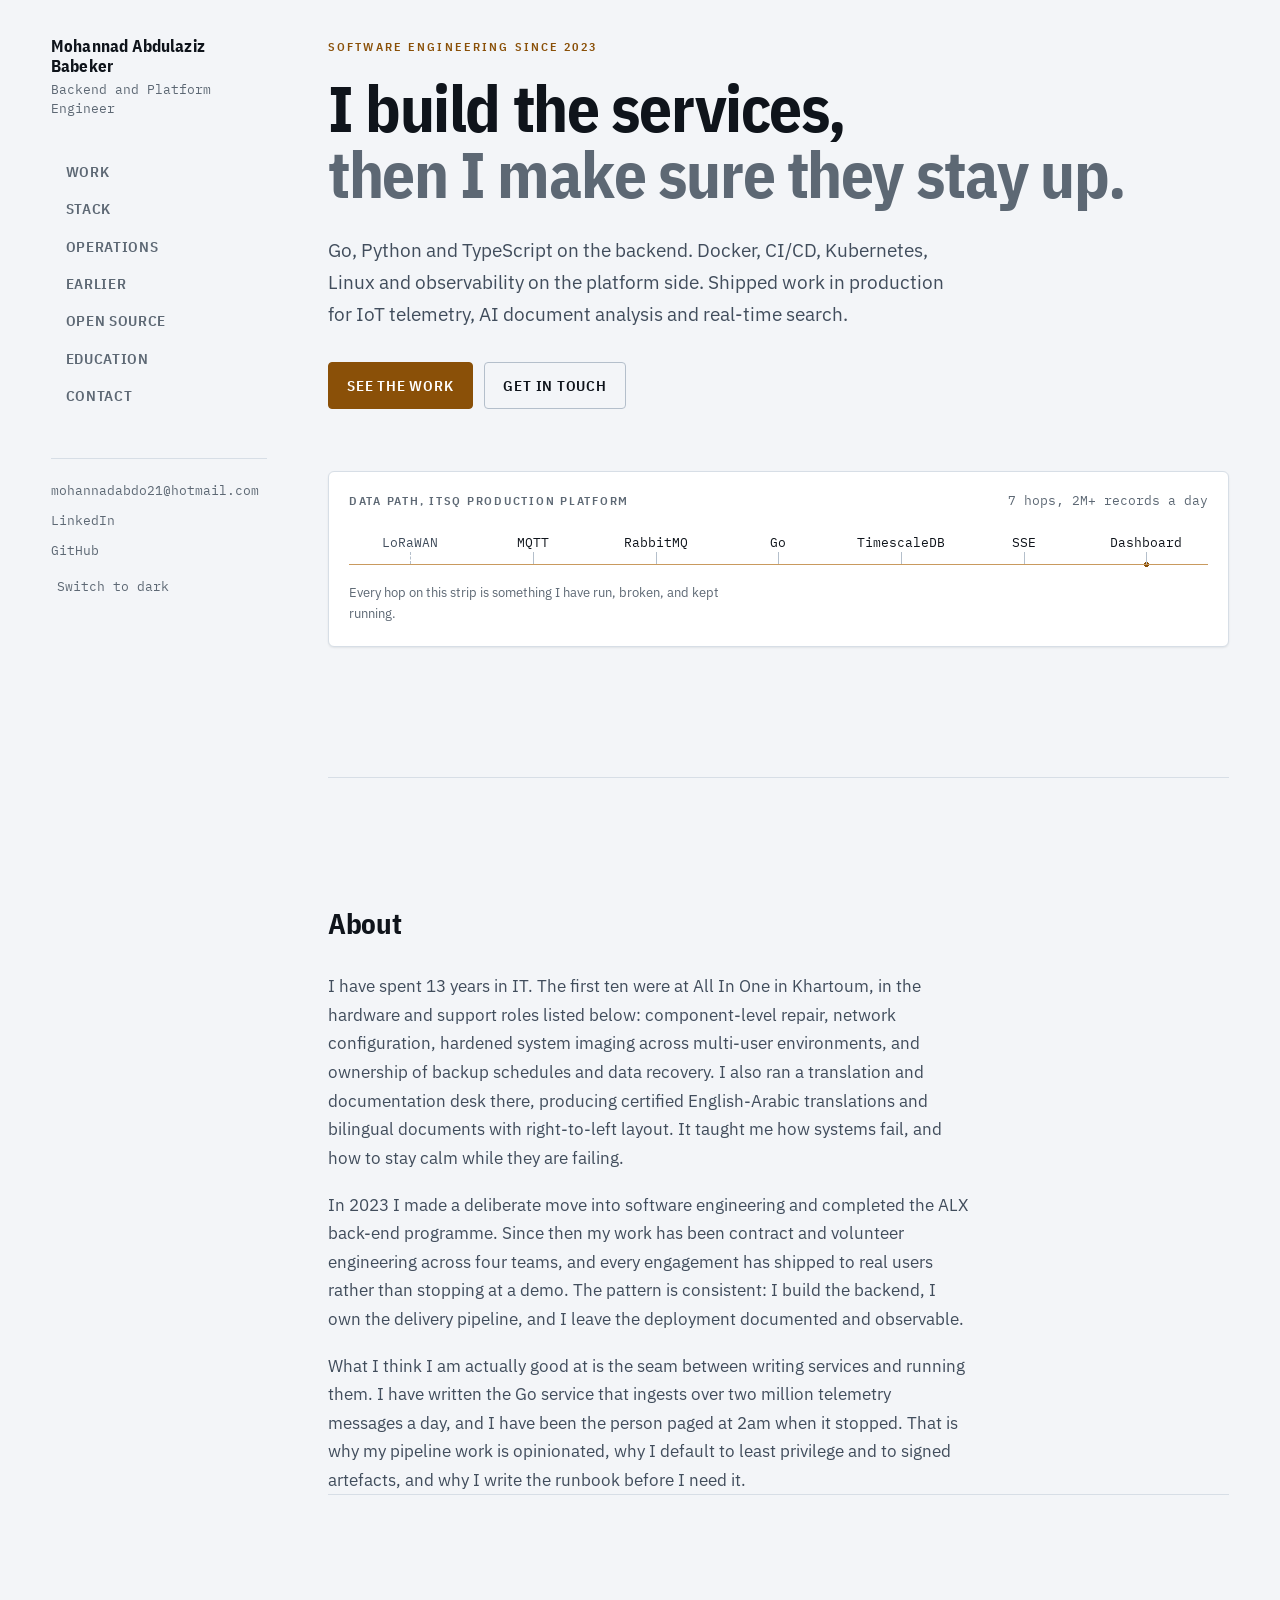
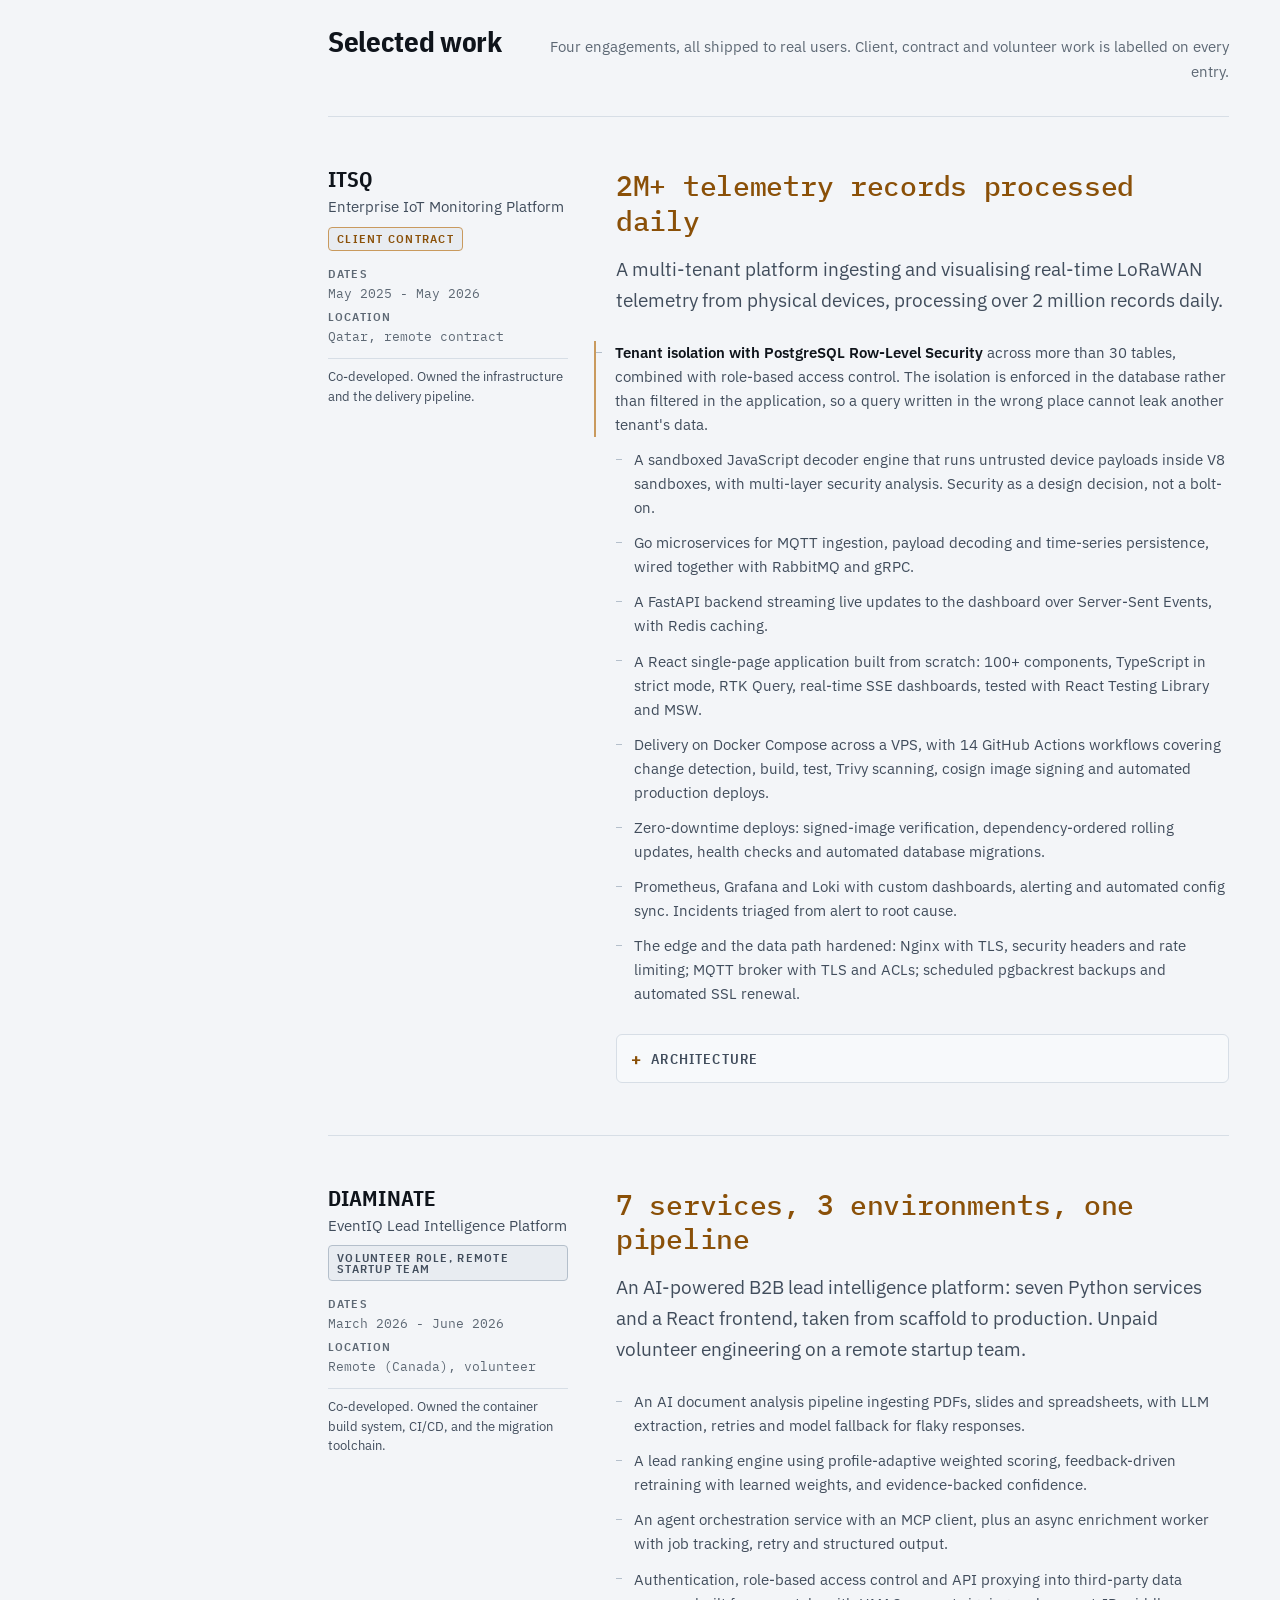
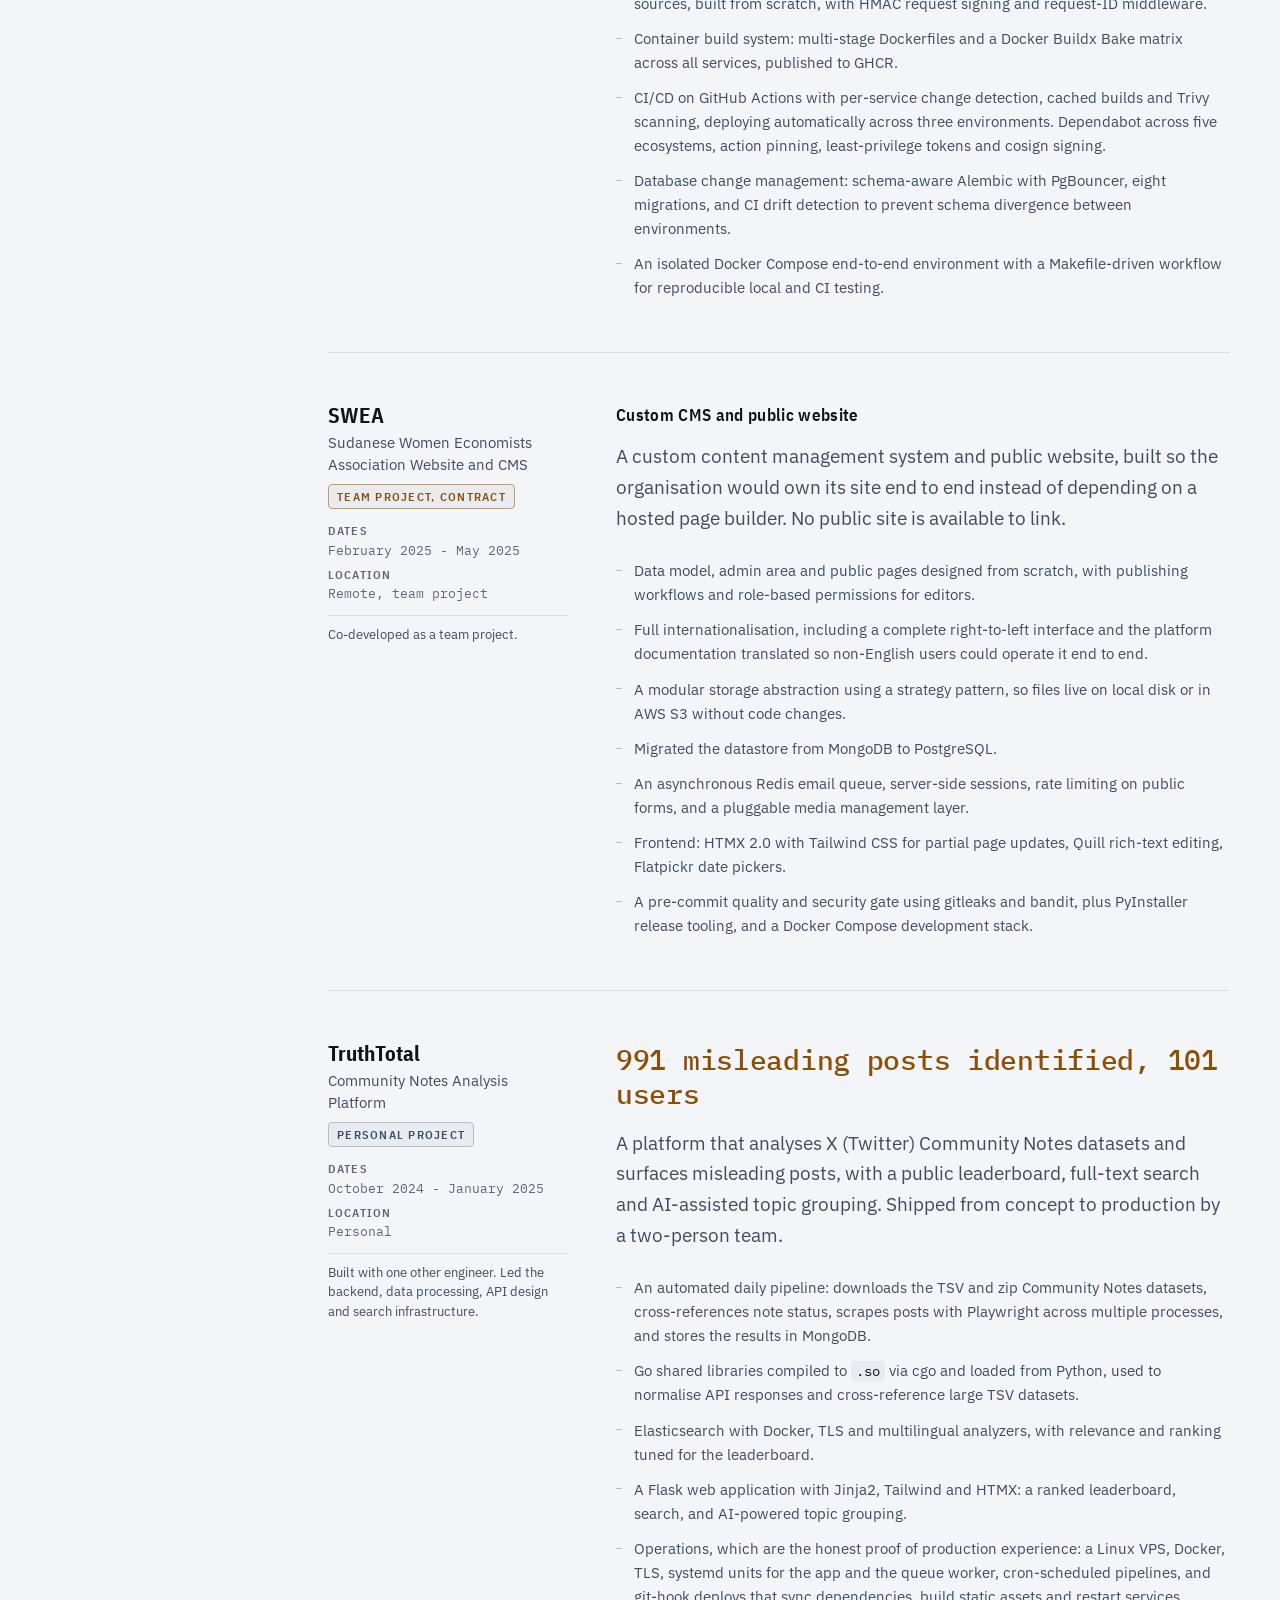
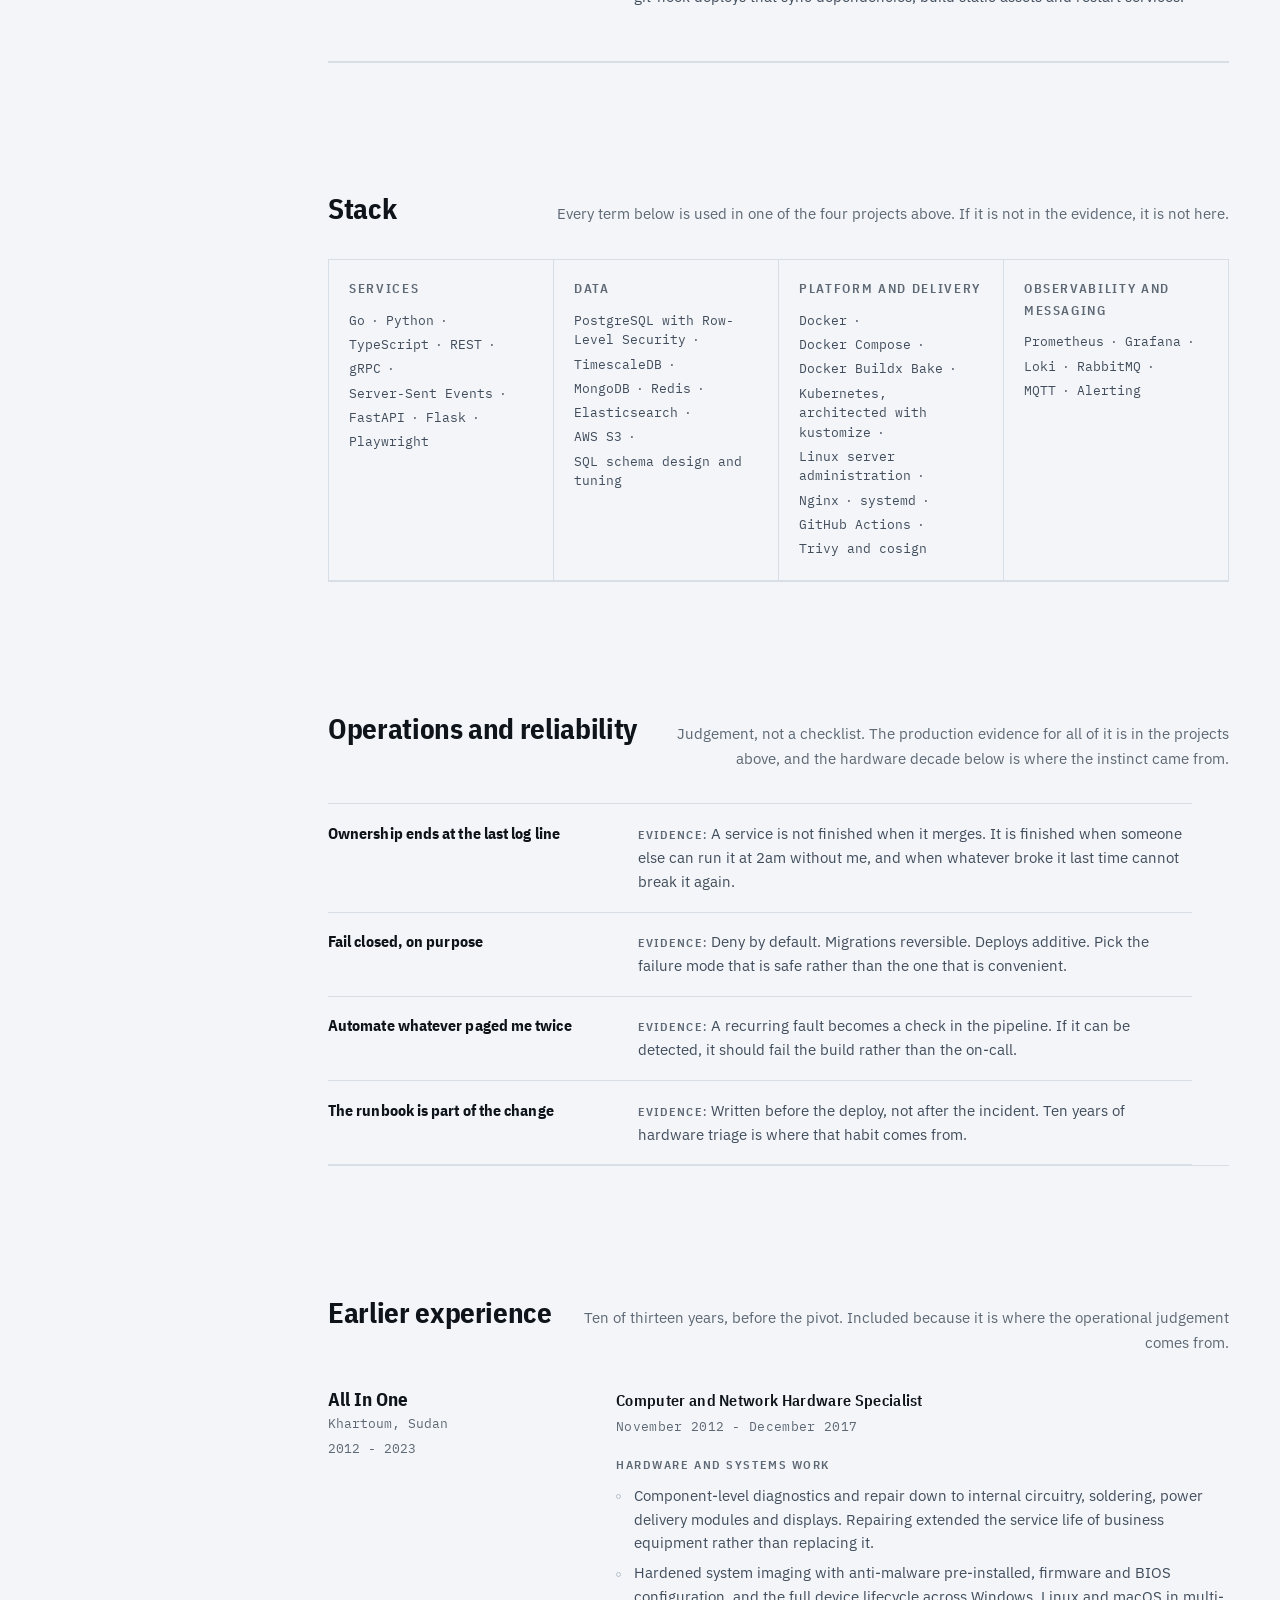
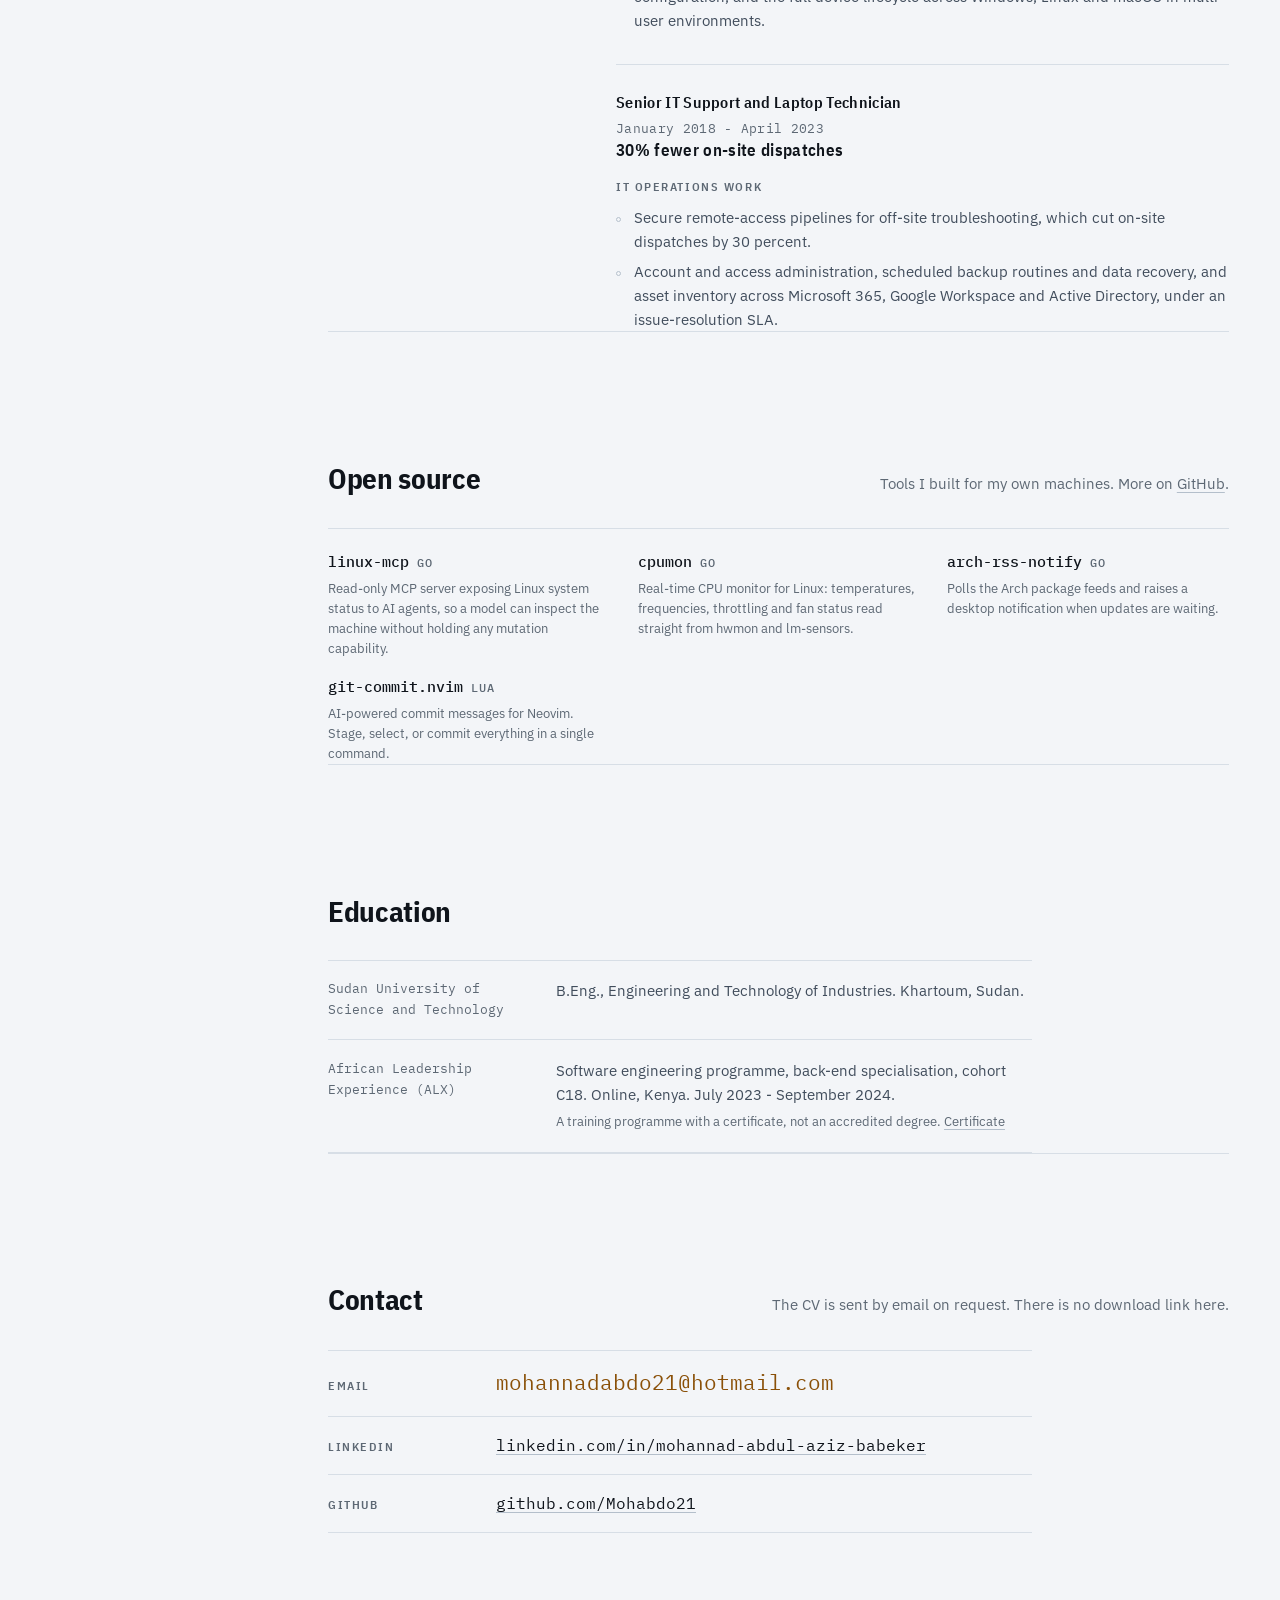
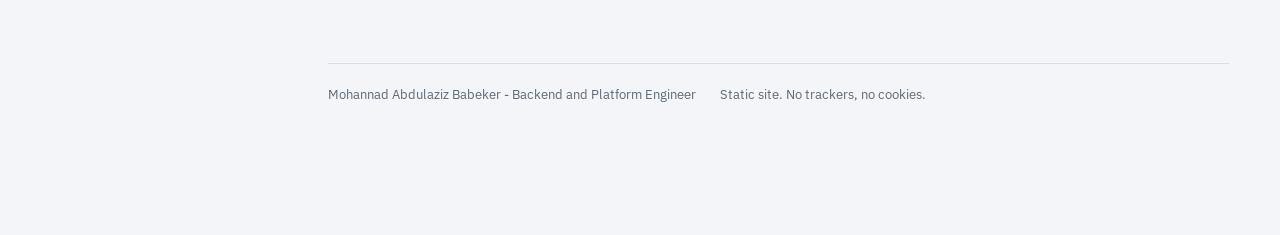
<file: index.html>
<!doctype html>
<html lang="en">
  <head>
    <meta charset="utf-8" />
    <meta name="viewport" content="width=device-width, initial-scale=1" />

    <title>Mohannad Abdulaziz Babeker - Backend and Platform Engineer</title>
    <meta
      name="description"
      content="Backend and platform engineer, 13 years in IT. Go, Python and TypeScript services in production, and the pipelines and observability that keep them up."
    />
    <meta name="author" content="Mohannad Abdulaziz Babeker" />
    <meta
      name="theme-color"
      content="#0e1116"
      media="(prefers-color-scheme: dark)"
    />
    <meta
      name="theme-color"
      content="#f3f5f8"
      media="(prefers-color-scheme: light)"
    />
    <meta name="color-scheme" content="dark light" />

    <meta property="og:type" content="profile" />
    <meta
      property="og:title"
      content="Mohannad Abdulaziz Babeker - Backend and Platform Engineer"
    />
    <meta
      property="og:description"
      content="Go, Python and TypeScript services in production, and the containers, pipelines and observability that run them."
    />
    <meta property="og:url" content="https://mohabdo21.github.io/" />
    <meta property="og:image" content="https://mohabdo21.github.io/og.png" />
    <meta property="og:image:width" content="1200" />
    <meta property="og:image:height" content="630" />
    <meta
      property="og:image:alt"
      content="Mohannad Abdulaziz Babeker, backend and platform engineer, above a trace of the ITSQ data path from LoRaWAN through Go and TimescaleDB to a live dashboard."
    />
    <meta name="twitter:card" content="summary_large_image" />

    <link rel="canonical" href="https://mohabdo21.github.io/" />
    <link rel="icon" href="favicon.svg" type="image/svg+xml" />
    <link
      rel="preload"
      href="fonts/plexsans-latin.woff2"
      as="font"
      type="font/woff2"
      crossorigin
    />
    <link
      rel="preload"
      href="fonts/plexsanscondensed-700.woff2"
      as="font"
      type="font/woff2"
      crossorigin
    />
    <link rel="stylesheet" href="style.min.css" />

    <script type="application/ld+json">
      {
        "@context": "https://schema.org",
        "@type": "Person",
        "name": "Mohannad Abdulaziz Babeker",
        "jobTitle": "Backend and Platform Engineer",
        "email": "mailto:mohannadabdo21@hotmail.com",
        "url": "https://mohabdo21.github.io/",
        "sameAs": [
          "https://www.linkedin.com/in/mohannad-abdul-aziz-babeker",
          "https://github.com/Mohabdo21"
        ]
      }
    </script>

    <script>
      // Resolve the theme before first paint so there is no flash of the wrong palette.
      (function () {
        var stored;
        try {
          stored = localStorage.getItem("theme");
        } catch (e) {
          /* private mode */
        }
        var theme =
          stored ||
          (matchMedia("(prefers-color-scheme: light)").matches
            ? "light"
            : "dark");
        document.documentElement.dataset.theme = theme;
      })();
    </script>
  </head>

  <body>
    <a class="skip-link" href="#main">Skip to content</a>

    <!-- Mobile bar ------------------------------------------------------------- -->
    <div class="bar">
      <div class="bar__inner">
        <a class="bar__mark" href="#top">Mohannad Babeker</a>
        <button
          class="bar__toggle"
          id="nav-toggle"
          type="button"
          aria-expanded="false"
          aria-controls="nav-panel"
        >
          Sections
        </button>
      </div>
      <div class="bar__panel" id="nav-panel">
        <div class="shell">
          <nav class="rail__nav" aria-label="Sections">
            <a class="rail__link" href="#work">Work</a>
            <a class="rail__link" href="#stack">Stack</a>
            <a class="rail__link" href="#operations">Operations</a>
            <a class="rail__link" href="#earlier">Earlier</a>
            <a class="rail__link" href="#source">Open source</a>
            <a class="rail__link" href="#education">Education</a>
            <a class="rail__link" href="#contact">Contact</a>
          </nav>
          <div class="bar__contact">
            <a href="mailto:mohannadabdo21@hotmail.com"
              >mohannadabdo21@hotmail.com</a
            >
            <a href="https://github.com/Mohabdo21">github.com/Mohabdo21</a>
            <button class="theme-btn" type="button" data-theme-toggle>
              Switch to light
            </button>
          </div>
        </div>
      </div>
    </div>

    <div class="shell">
      <!-- Rail ----------------------------------------------------------------- -->
      <aside class="rail">
        <div>
          <a class="rail__mark" href="#top">Mohannad Abdulaziz Babeker</a>
          <span class="rail__role">Backend and Platform Engineer</span>
        </div>

        <nav class="rail__nav" aria-label="Sections">
          <a class="rail__link" href="#work">Work</a>
          <a class="rail__link" href="#stack">Stack</a>
          <a class="rail__link" href="#operations">Operations</a>
          <a class="rail__link" href="#earlier">Earlier</a>
          <a class="rail__link" href="#source">Open source</a>
          <a class="rail__link" href="#education">Education</a>
          <a class="rail__link" href="#contact">Contact</a>
        </nav>

        <div class="rail__foot">
          <a href="mailto:mohannadabdo21@hotmail.com"
            >mohannadabdo21@hotmail.com</a
          >
          <a href="https://www.linkedin.com/in/mohannad-abdul-aziz-babeker"
            >LinkedIn</a
          >
          <a href="https://github.com/Mohabdo21">GitHub</a>
          <button class="theme-btn" type="button" data-theme-toggle>
            Switch to light
          </button>
        </div>
      </aside>

      <main class="main" id="main">
        <!-- Hero -------------------------------------------------------------- -->
        <section class="hero" id="top">
          <p class="hero__eyebrow">Software engineering since 2023</p>
          <h1 class="hero__title">
            I build the services,<span>then I make sure they stay up.</span>
          </h1>
          <p class="hero__sub">
            Go, Python and TypeScript on the backend. Docker, CI/CD, Kubernetes,
            Linux and observability on the platform side. Shipped work in
            production for IoT telemetry, AI document analysis and real-time
            search.
          </p>
          <p class="hero__actions">
            <a class="btn" href="#work">See the work</a>
            <a class="btn btn--ghost" href="#contact">Get in touch</a>
          </p>

          <figure class="pipe">
            <figcaption class="pipe__cap">
              <span>Data path, ITSQ production platform</span>
              <span class="pipe__stat">7 hops, 2M+ records a day</span>
            </figcaption>
            <ol class="pipe__path" style="--n: 7">
              <li class="pipe__node pipe__node--edge" style="--i: 0">
                LoRaWAN
              </li>
              <li class="pipe__node" style="--i: 1">MQTT</li>
              <li class="pipe__node" style="--i: 2">RabbitMQ</li>
              <li class="pipe__node" style="--i: 3">Go</li>
              <li class="pipe__node" style="--i: 4">TimescaleDB</li>
              <li class="pipe__node" style="--i: 5">SSE</li>
              <li class="pipe__node" style="--i: 6">Dashboard</li>
            </ol>
            <p class="pipe__foot">
              Every hop on this strip is something I have run, broken, and kept
              running.
            </p>
          </figure>
        </section>

        <!-- About ------------------------------------------------------------- -->
        <section class="band" id="about" aria-labelledby="about-title">
          <div class="band__head">
            <h2 class="band__title" id="about-title">About</h2>
          </div>
          <div class="band__body prose">
            <p>
              I have spent 13 years in IT. The first ten were at All In One in
              Khartoum, in the hardware and support roles listed below:
              component-level repair, network configuration, hardened system
              imaging across multi-user environments, and ownership of backup
              schedules and data recovery. I also ran a translation and
              documentation desk there, producing certified English-Arabic
              translations and bilingual documents with right-to-left layout. It
              taught me how systems fail, and how to stay calm while they are
              failing.
            </p>
            <p>
              In 2023 I made a deliberate move into software engineering and
              completed the ALX back-end programme. Since then my work has been
              contract and volunteer engineering across four teams, and every
              engagement has shipped to real users rather than stopping at a
              demo. The pattern is consistent: I build the backend, I own the
              delivery pipeline, and I leave the deployment documented and
              observable.
            </p>
            <p>
              What I think I am actually good at is the seam between writing
              services and running them. I have written the Go service that
              ingests over two million telemetry messages a day, and I have been
              the person paged at 2am when it stopped. That is why my pipeline
              work is opinionated, why I default to least privilege and to
              signed artefacts, and why I write the runbook before I need it.
            </p>
          </div>
        </section>

        <!-- Selected work ----------------------------------------------------- -->
        <section class="band" id="work" aria-labelledby="work-title">
          <div class="band__head">
            <h2 class="band__title" id="work-title">Selected work</h2>
            <p class="band__note">
              Four engagements, all shipped to real users. Client, contract and
              volunteer work is labelled on every entry.
            </p>
          </div>

          <div class="work">
            <!-- ITSQ -->
            <article class="entry">
              <div class="entry__meta">
                <h3 class="entry__client">
                  <a href="https://app.iot-shabaka.com" rel="noopener">ITSQ</a>
                </h3>
                <p class="entry__product">Enterprise IoT Monitoring Platform</p>
                <p class="entry__type">Client contract</p>
                <dl class="entry__meta-list">
                  <div>
                    <dt>Dates</dt>
                    <dd>May 2025 - May 2026</dd>
                  </div>
                  <div>
                    <dt>Location</dt>
                    <dd>Qatar, remote contract</dd>
                  </div>
                </dl>
                <p class="entry__engagement">
                  Co-developed. Owned the infrastructure and the delivery
                  pipeline.
                </p>
              </div>

              <div class="entry__body">
                <p class="metric">2M+ telemetry records processed daily</p>
                <p class="entry__what">
                  A multi-tenant platform ingesting and visualising real-time
                  LoRaWAN telemetry from physical devices, processing over 2
                  million records daily.
                </p>
                <ul class="points">
                  <li class="point--feature">
                    <strong
                      >Tenant isolation with PostgreSQL Row-Level
                      Security</strong
                    >
                    across more than 30 tables, combined with role-based access
                    control. The isolation is enforced in the database rather
                    than filtered in the application, so a query written in the
                    wrong place cannot leak another tenant's data.
                  </li>
                  <li>
                    A sandboxed JavaScript decoder engine that runs untrusted
                    device payloads inside V8 sandboxes, with multi-layer
                    security analysis. Security as a design decision, not a
                    bolt-on.
                  </li>
                  <li>
                    Go microservices for MQTT ingestion, payload decoding and
                    time-series persistence, wired together with RabbitMQ and
                    gRPC.
                  </li>
                  <li>
                    A FastAPI backend streaming live updates to the dashboard
                    over Server-Sent Events, with Redis caching.
                  </li>
                  <li>
                    A React single-page application built from scratch: 100+
                    components, TypeScript in strict mode, RTK Query, real-time
                    SSE dashboards, tested with React Testing Library and MSW.
                  </li>
                  <li>
                    Delivery on Docker Compose across a VPS, with 14 GitHub
                    Actions workflows covering change detection, build, test,
                    Trivy scanning, cosign image signing and automated
                    production deploys.
                  </li>
                  <li>
                    Zero-downtime deploys: signed-image verification,
                    dependency-ordered rolling updates, health checks and
                    automated database migrations.
                  </li>
                  <li>
                    Prometheus, Grafana and Loki with custom dashboards,
                    alerting and automated config sync. Incidents triaged from
                    alert to root cause.
                  </li>
                  <li>
                    The edge and the data path hardened: Nginx with TLS,
                    security headers and rate limiting; MQTT broker with TLS and
                    ACLs; scheduled pgbackrest backups and automated SSL
                    renewal.
                  </li>
                </ul>

                <details class="arch">
                  <summary>Architecture</summary>
                  <div class="arch__body">
                    <div
                      class="arch__scroll"
                      tabindex="0"
                      role="group"
                      aria-label="Architecture diagram, scrollable"
                    >
                      <svg
                        viewBox="0 0 900 400"
                        role="img"
                        aria-labelledby="arch-t arch-d"
                        xmlns="http://www.w3.org/2000/svg"
                      >
                        <title id="arch-t">
                          ITSQ ingestion and delivery path
                        </title>
                        <desc id="arch-d">
                          LoRaWAN devices publish over MQTT with TLS into a
                          broker restricted by access control lists. The broker
                          feeds RabbitMQ, which fans out to the Go ingest
                          service and to the Go persistence service. Between
                          them sits a V8 decoder sandbox that executes untrusted
                          device payloads. The persistence service writes
                          time-series data to TimescaleDB, where PostgreSQL
                          row-level security across more than 30 tables isolates
                          tenants. A FastAPI backend with Redis caching reads
                          from the database and streams server-sent events to a
                          React dashboard. The runtime was Docker Compose on a
                          VPS.
                        </desc>

                        <!-- flow -->
                        <path
                          class="dia-link dia-link--edge"
                          d="M118 56 H168"
                        />
                        <path class="dia-link" d="M318 56 H368" />
                        <path class="dia-link" d="M443 82 V112 H114 V150" />
                        <path class="dia-link" d="M443 112 H628 V150" />
                        <path
                          class="dia-link dia-link--accent"
                          d="M214 180 H264"
                        />
                        <path
                          class="dia-link dia-link--accent"
                          d="M478 180 H528"
                        />
                        <path class="dia-link" d="M628 210 V256 H181 V300" />
                        <path class="dia-link" d="M348 330 H398" />
                        <path
                          class="dia-link dia-link--accent"
                          d="M600 330 H650"
                        />

                        <text class="dia-sub" x="604" y="292">SSE</text>

                        <!-- edge and ingress -->
                        <rect
                          class="dia-box dia-box--edge"
                          x="14"
                          y="30"
                          width="104"
                          height="52"
                          rx="4"
                        />
                        <text class="dia-label" x="30" y="52">LoRaWAN</text>
                        <text class="dia-sub" x="30" y="70">field devices</text>

                        <rect
                          class="dia-box"
                          x="168"
                          y="30"
                          width="150"
                          height="52"
                          rx="4"
                        />
                        <text class="dia-label" x="184" y="52">
                          MQTT broker
                        </text>
                        <text class="dia-sub" x="184" y="70">TLS, ACLs</text>

                        <rect
                          class="dia-box"
                          x="368"
                          y="30"
                          width="150"
                          height="52"
                          rx="4"
                        />
                        <text class="dia-label" x="384" y="52">RabbitMQ</text>
                        <text class="dia-sub" x="384" y="70">
                          durable queues
                        </text>

                        <!-- Go services -->
                        <rect
                          class="dia-box"
                          x="14"
                          y="150"
                          width="200"
                          height="60"
                          rx="4"
                        />
                        <text class="dia-label" x="32" y="174">Go ingest</text>
                        <text class="dia-sub" x="32" y="193">
                          payload decode, gRPC
                        </text>

                        <rect
                          class="dia-box dia-box--accent"
                          x="264"
                          y="150"
                          width="214"
                          height="60"
                          rx="4"
                        />
                        <text class="dia-label" x="282" y="174">
                          V8 decoder sandbox
                        </text>
                        <text class="dia-sub" x="282" y="193">
                          untrusted payloads, sandboxed
                        </text>

                        <rect
                          class="dia-box"
                          x="528"
                          y="150"
                          width="200"
                          height="60"
                          rx="4"
                        />
                        <text class="dia-label" x="546" y="174">
                          Go persistence
                        </text>
                        <text class="dia-sub" x="546" y="193">
                          time-series write path
                        </text>

                        <!-- store, api, client -->
                        <rect
                          class="dia-box"
                          x="14"
                          y="300"
                          width="334"
                          height="60"
                          rx="4"
                        />
                        <text class="dia-label" x="32" y="322">
                          TimescaleDB / PostgreSQL
                        </text>
                        <text class="dia-sub" x="32" y="341">
                          row-level security, 30+ tables
                        </text>
                        <text class="dia-sub" x="32" y="354">
                          tenant isolation, RBAC
                        </text>

                        <rect
                          class="dia-box"
                          x="398"
                          y="300"
                          width="202"
                          height="60"
                          rx="4"
                        />
                        <text class="dia-label" x="416" y="322">FastAPI</text>
                        <text class="dia-sub" x="416" y="341">Redis cache</text>
                        <text class="dia-sub" x="416" y="354">
                          migrations, health checks
                        </text>

                        <rect
                          class="dia-box dia-box--accent"
                          x="650"
                          y="300"
                          width="236"
                          height="60"
                          rx="4"
                        />
                        <text class="dia-label" x="668" y="322">
                          React dashboard
                        </text>
                        <text class="dia-sub" x="668" y="341">
                          100+ components, RTK Query
                        </text>
                        <text class="dia-sub" x="668" y="354">
                          TypeScript strict mode
                        </text>
                      </svg>
                    </div>
                    <p class="arch__alt">
                      <strong>Read as:</strong> devices publish over MQTT with
                      TLS into a broker restricted by ACLs. RabbitMQ fans out to
                      Go services for ingestion, payload decoding and
                      time-series writes. Untrusted device payloads are executed
                      inside a V8 sandbox rather than trusted. TimescaleDB
                      enforces tenant isolation in the database with row-level
                      security across more than 30 tables. A FastAPI backend
                      with Redis caching streams server-sent events to a React
                      dashboard, while Prometheus, Grafana and Loki observe the
                      whole path. The runtime was Docker Compose on a VPS; a
                      Kubernetes deployment with kustomize, HPA, NetworkPolicies
                      and RBAC was architected and configured alongside it, but
                      it was not the system serving production traffic.
                    </p>
                  </div>
                </details>
              </div>
            </article>

            <!-- DIAMINATE -->
            <article class="entry">
              <div class="entry__meta">
                <h3 class="entry__client">
                  <a href="https://iq.diaminate.com" rel="noopener"
                    >DIAMINATE</a
                  >
                </h3>
                <p class="entry__product">EventIQ Lead Intelligence Platform</p>
                <p class="entry__type entry__type--plain">
                  Volunteer role, remote startup team
                </p>
                <dl class="entry__meta-list">
                  <div>
                    <dt>Dates</dt>
                    <dd>March 2026 - June 2026</dd>
                  </div>
                  <div>
                    <dt>Location</dt>
                    <dd>Remote (Canada), volunteer</dd>
                  </div>
                </dl>
                <p class="entry__engagement">
                  Co-developed. Owned the container build system, CI/CD, and the
                  migration toolchain.
                </p>
              </div>

              <div class="entry__body">
                <p class="metric">7 services, 3 environments, one pipeline</p>
                <p class="entry__what">
                  An AI-powered B2B lead intelligence platform: seven Python
                  services and a React frontend, taken from scaffold to
                  production. Unpaid volunteer engineering on a remote startup
                  team.
                </p>
                <ul class="points">
                  <li>
                    An AI document analysis pipeline ingesting PDFs, slides and
                    spreadsheets, with LLM extraction, retries and model
                    fallback for flaky responses.
                  </li>
                  <li>
                    A lead ranking engine using profile-adaptive weighted
                    scoring, feedback-driven retraining with learned weights,
                    and evidence-backed confidence.
                  </li>
                  <li>
                    An agent orchestration service with an MCP client, plus an
                    async enrichment worker with job tracking, retry and
                    structured output.
                  </li>
                  <li>
                    Authentication, role-based access control and API proxying
                    into third-party data sources, built from scratch, with HMAC
                    request signing and request-ID middleware.
                  </li>
                  <li>
                    Container build system: multi-stage Dockerfiles and a Docker
                    Buildx Bake matrix across all services, published to GHCR.
                  </li>
                  <li>
                    CI/CD on GitHub Actions with per-service change detection,
                    cached builds and Trivy scanning, deploying automatically
                    across three environments. Dependabot across five
                    ecosystems, action pinning, least-privilege tokens and
                    cosign signing.
                  </li>
                  <li>
                    Database change management: schema-aware Alembic with
                    PgBouncer, eight migrations, and CI drift detection to
                    prevent schema divergence between environments.
                  </li>
                  <li>
                    An isolated Docker Compose end-to-end environment with a
                    Makefile-driven workflow for reproducible local and CI
                    testing.
                  </li>
                </ul>
              </div>
            </article>

            <!-- SWEA -->
            <article class="entry">
              <div class="entry__meta">
                <h3 class="entry__client">SWEA</h3>
                <p class="entry__product">
                  Sudanese Women Economists Association Website and CMS
                </p>
                <p class="entry__type">Team project, contract</p>
                <dl class="entry__meta-list">
                  <div>
                    <dt>Dates</dt>
                    <dd>February 2025 - May 2025</dd>
                  </div>
                  <div>
                    <dt>Location</dt>
                    <dd>Remote, team project</dd>
                  </div>
                </dl>
                <p class="entry__engagement">Co-developed as a team project.</p>
              </div>

              <div class="entry__body">
                <p class="metric metric--plain">
                  Custom CMS and public website
                </p>
                <p class="entry__what">
                  A custom content management system and public website, built
                  so the organisation would own its site end to end instead of
                  depending on a hosted page builder. No public site is
                  available to link.
                </p>
                <ul class="points">
                  <li>
                    Data model, admin area and public pages designed from
                    scratch, with publishing workflows and role-based
                    permissions for editors.
                  </li>
                  <li>
                    Full internationalisation, including a complete
                    right-to-left interface and the platform documentation
                    translated so non-English users could operate it end to end.
                  </li>
                  <li>
                    A modular storage abstraction using a strategy pattern, so
                    files live on local disk or in AWS S3 without code changes.
                  </li>
                  <li>Migrated the datastore from MongoDB to PostgreSQL.</li>
                  <li>
                    An asynchronous Redis email queue, server-side sessions,
                    rate limiting on public forms, and a pluggable media
                    management layer.
                  </li>
                  <li>
                    Frontend: HTMX 2.0 with Tailwind CSS for partial page
                    updates, Quill rich-text editing, Flatpickr date pickers.
                  </li>
                  <li>
                    A pre-commit quality and security gate using gitleaks and
                    bandit, plus PyInstaller release tooling, and a Docker
                    Compose development stack.
                  </li>
                </ul>
              </div>
            </article>

            <!-- TruthTotal -->
            <article class="entry">
              <div class="entry__meta">
                <h3 class="entry__client">
                  <a href="https://truthtotal.com/" rel="noopener"
                    >TruthTotal</a
                  >
                </h3>
                <p class="entry__product">Community Notes Analysis Platform</p>
                <p class="entry__type entry__type--plain">Personal project</p>
                <dl class="entry__meta-list">
                  <div>
                    <dt>Dates</dt>
                    <dd>October 2024 - January 2025</dd>
                  </div>
                  <div>
                    <dt>Location</dt>
                    <dd>Personal</dd>
                  </div>
                </dl>
                <p class="entry__engagement">
                  Built with one other engineer. Led the backend, data
                  processing, API design and search infrastructure.
                </p>
              </div>

              <div class="entry__body">
                <p class="metric">991 misleading posts identified, 101 users</p>
                <p class="entry__what">
                  A platform that analyses X (Twitter) Community Notes datasets
                  and surfaces misleading posts, with a public leaderboard,
                  full-text search and AI-assisted topic grouping. Shipped from
                  concept to production by a two-person team.
                </p>
                <ul class="points">
                  <li>
                    An automated daily pipeline: downloads the TSV and zip
                    Community Notes datasets, cross-references note status,
                    scrapes posts with Playwright across multiple processes, and
                    stores the results in MongoDB.
                  </li>
                  <li>
                    Go shared libraries compiled to <code>.so</code> via cgo and
                    loaded from Python, used to normalise API responses and
                    cross-reference large TSV datasets.
                  </li>
                  <li>
                    Elasticsearch with Docker, TLS and multilingual analyzers,
                    with relevance and ranking tuned for the leaderboard.
                  </li>
                  <li>
                    A Flask web application with Jinja2, Tailwind and HTMX: a
                    ranked leaderboard, search, and AI-powered topic grouping.
                  </li>
                  <li>
                    Operations, which are the honest proof of production
                    experience: a Linux VPS, Docker, TLS, systemd units for the
                    app and the queue worker, cron-scheduled pipelines, and
                    git-hook deploys that sync dependencies, build static assets
                    and restart services.
                  </li>
                </ul>
              </div>
            </article>
          </div>
        </section>

        <!-- Stack ------------------------------------------------------------- -->
        <section class="band" id="stack" aria-labelledby="stack-title">
          <div class="band__head">
            <h2 class="band__title" id="stack-title">Stack</h2>
            <p class="band__note">
              Every term below is used in one of the four projects above. If it
              is not in the evidence, it is not here.
            </p>
          </div>

          <div class="groups">
            <div class="group">
              <h3 class="group__name">Services</h3>
              <ul class="terms">
                <li>Go</li>
                <li>Python</li>
                <li>TypeScript</li>
                <li>REST</li>
                <li>gRPC</li>
                <li>Server-Sent Events</li>
                <li>FastAPI</li>
                <li>Flask</li>
                <li>Playwright</li>
              </ul>
            </div>

            <div class="group">
              <h3 class="group__name">Data</h3>
              <ul class="terms">
                <li>PostgreSQL with Row-Level Security</li>
                <li>TimescaleDB</li>
                <li>MongoDB</li>
                <li>Redis</li>
                <li>Elasticsearch</li>
                <li>AWS S3</li>
                <li>SQL schema design and tuning</li>
              </ul>
            </div>

            <div class="group">
              <h3 class="group__name">Platform and delivery</h3>
              <ul class="terms">
                <li>Docker</li>
                <li>Docker Compose</li>
                <li>Docker Buildx Bake</li>
                <li>Kubernetes, architected with kustomize</li>
                <li>Linux server administration</li>
                <li>Nginx</li>
                <li>systemd</li>
                <li>GitHub Actions</li>
                <li>Trivy and cosign</li>
              </ul>
            </div>

            <div class="group">
              <h3 class="group__name">Observability and messaging</h3>
              <ul class="terms">
                <li>Prometheus</li>
                <li>Grafana</li>
                <li>Loki</li>
                <li>RabbitMQ</li>
                <li>MQTT</li>
                <li>Alerting</li>
              </ul>
            </div>
          </div>
        </section>

        <!-- Operations -------------------------------------------------------- -->
        <section
          class="band"
          id="operations"
          aria-labelledby="operations-title"
        >
          <div class="band__head">
            <h2 class="band__title" id="operations-title">
              Operations and reliability
            </h2>
            <p class="band__note">
              Judgement, not a checklist. The production evidence for all of it
              is in the projects above, and the hardware decade below is where
              the instinct came from.
            </p>
          </div>

          <dl class="creed">
            <div>
              <dt>Ownership ends at the last log line</dt>
              <dd>
                A service is not finished when it merges. It is finished when
                someone else can run it at 2am without me, and when whatever
                broke it last time cannot break it again.
              </dd>
            </div>
            <div>
              <dt>Fail closed, on purpose</dt>
              <dd>
                Deny by default. Migrations reversible. Deploys additive. Pick
                the failure mode that is safe rather than the one that is
                convenient.
              </dd>
            </div>
            <div>
              <dt>Automate whatever paged me twice</dt>
              <dd>
                A recurring fault becomes a check in the pipeline. If it can be
                detected, it should fail the build rather than the on-call.
              </dd>
            </div>
            <div>
              <dt>The runbook is part of the change</dt>
              <dd>
                Written before the deploy, not after the incident. Ten years of
                hardware triage is where that habit comes from.
              </dd>
            </div>
          </dl>
        </section>

        <!-- Earlier experience ------------------------------------------------ -->
        <section class="band" id="earlier" aria-labelledby="earlier-title">
          <div class="band__head">
            <h2 class="band__title" id="earlier-title">Earlier experience</h2>
            <p class="band__note">
              Ten of thirteen years, before the pivot. Included because it is
              where the operational judgement comes from.
            </p>
          </div>

          <div class="tenure">
            <div class="tenure__meta">
              <p class="tenure__org">All In One</p>
              <span class="tenure__span">Khartoum, Sudan</span>
              <span class="tenure__span">2012 - 2023</span>
            </div>

            <div class="tenure__body">
              <div class="role">
                <h3 class="role__title">
                  Computer and Network Hardware Specialist
                  <span class="role__dates">November 2012 - December 2017</span>
                </h3>

                <div class="role__group">
                  <h4 class="role__group-name">Hardware and systems work</h4>
                  <ul class="ticks">
                    <li>
                      Component-level diagnostics and repair down to internal
                      circuitry, soldering, power delivery modules and displays.
                      Repairing extended the service life of business equipment
                      rather than replacing it.
                    </li>
                    <li>
                      Hardened system imaging with anti-malware pre-installed,
                      firmware and BIOS configuration, and the full device
                      lifecycle across Windows, Linux and macOS in multi-user
                      environments.
                    </li>
                  </ul>
                </div>
              </div>

              <div class="role">
                <h3 class="role__title">
                  Senior IT Support and Laptop Technician
                  <span class="role__dates">January 2018 - April 2023</span>
                </h3>

                <p class="metric metric--plain">30% fewer on-site dispatches</p>

                <div class="role__group">
                  <h4 class="role__group-name">IT operations work</h4>
                  <ul class="ticks">
                    <li>
                      Secure remote-access pipelines for off-site
                      troubleshooting, which cut on-site dispatches by 30
                      percent.
                    </li>
                    <li>
                      Account and access administration, scheduled backup
                      routines and data recovery, and asset inventory across
                      Microsoft 365, Google Workspace and Active Directory,
                      under an issue-resolution SLA.
                    </li>
                  </ul>
                </div>
              </div>
            </div>
          </div>
        </section>

        <!-- Open source ------------------------------------------------------- -->
        <section class="band" id="source" aria-labelledby="source-title">
          <div class="band__head">
            <h2 class="band__title" id="source-title">Open source</h2>
            <p class="band__note">
              Tools I built for my own machines. More on
              <a href="https://github.com/Mohabdo21">GitHub</a>.
            </p>
          </div>

          <ul class="repos">
            <li class="repo">
              <p class="repo__name">
                <a href="https://github.com/Mohabdo21/linux-mcp">linux-mcp</a>
                <span class="repo__lang">Go</span>
              </p>
              <p class="repo__desc">
                Read-only MCP server exposing Linux system status to AI agents,
                so a model can inspect the machine without holding any mutation
                capability.
              </p>
            </li>
            <li class="repo">
              <p class="repo__name">
                <a href="https://github.com/Mohabdo21/cpumon">cpumon</a>
                <span class="repo__lang">Go</span>
              </p>
              <p class="repo__desc">
                Real-time CPU monitor for Linux: temperatures, frequencies,
                throttling and fan status read straight from hwmon and
                lm-sensors.
              </p>
            </li>
            <li class="repo">
              <p class="repo__name">
                <a href="https://github.com/Mohabdo21/arch-rss-notify"
                  >arch-rss-notify</a
                >
                <span class="repo__lang">Go</span>
              </p>
              <p class="repo__desc">
                Polls the Arch package feeds and raises a desktop notification
                when updates are waiting.
              </p>
            </li>
            <li class="repo">
              <p class="repo__name">
                <a href="https://github.com/Mohabdo21/git-commit.nvim"
                  >git-commit.nvim</a
                >
                <span class="repo__lang">Lua</span>
              </p>
              <p class="repo__desc">
                AI-powered commit messages for Neovim. Stage, select, or commit
                everything in a single command.
              </p>
            </li>
          </ul>
        </section>

        <!-- Education --------------------------------------------------------- -->
        <section class="band" id="education" aria-labelledby="education-title">
          <div class="band__head">
            <h2 class="band__title" id="education-title">Education</h2>
          </div>

          <dl class="edu">
            <div>
              <dt>Sudan University of Science and Technology</dt>
              <dd>
                <span>
                  B.Eng., Engineering and Technology of Industries. Khartoum,
                  Sudan.
                </span>
              </dd>
            </div>
            <div>
              <dt>African Leadership Experience (ALX)</dt>
              <dd>
                <span>
                  Software engineering programme, back-end specialisation,
                  cohort C18. Online, Kenya. July 2023 - September 2024.
                </span>
                <span class="note">
                  A training programme with a certificate, not an accredited
                  degree.
                  <a href="https://intranet.alxswe.com/certificates/mBMs2G9ycx"
                    >Certificate</a
                  >
                </span>
              </dd>
            </div>
          </dl>
        </section>

        <!-- Contact ----------------------------------------------------------- -->
        <section class="band" id="contact" aria-labelledby="contact-title">
          <div class="band__head">
            <h2 class="band__title" id="contact-title">Contact</h2>
            <p class="band__note">
              The CV is sent by email on request. There is no download link
              here.
            </p>
          </div>

          <dl class="reach">
            <div>
              <dt>Email</dt>
              <dd>
                <a class="reach__email" href="mailto:mohannadabdo21@hotmail.com"
                  >mohannadabdo21@hotmail.com</a
                >
              </dd>
            </div>
            <div>
              <dt>LinkedIn</dt>
              <dd>
                <a
                  href="https://www.linkedin.com/in/mohannad-abdul-aziz-babeker"
                  rel="noopener"
                  >linkedin.com/in/mohannad-abdul-aziz-babeker</a
                >
              </dd>
            </div>
            <div>
              <dt>GitHub</dt>
              <dd>
                <a href="https://github.com/Mohabdo21" rel="noopener"
                  >github.com/Mohabdo21</a
                >
              </dd>
            </div>
          </dl>

          <p class="foot">
            <span
              >Mohannad Abdulaziz Babeker - Backend and Platform Engineer</span
            >
            <span>Static site. No trackers, no cookies.</span>
          </p>
        </section>
      </main>
    </div>

    <script src="script.min.js" defer></script>
  </body>
</html>
</file>
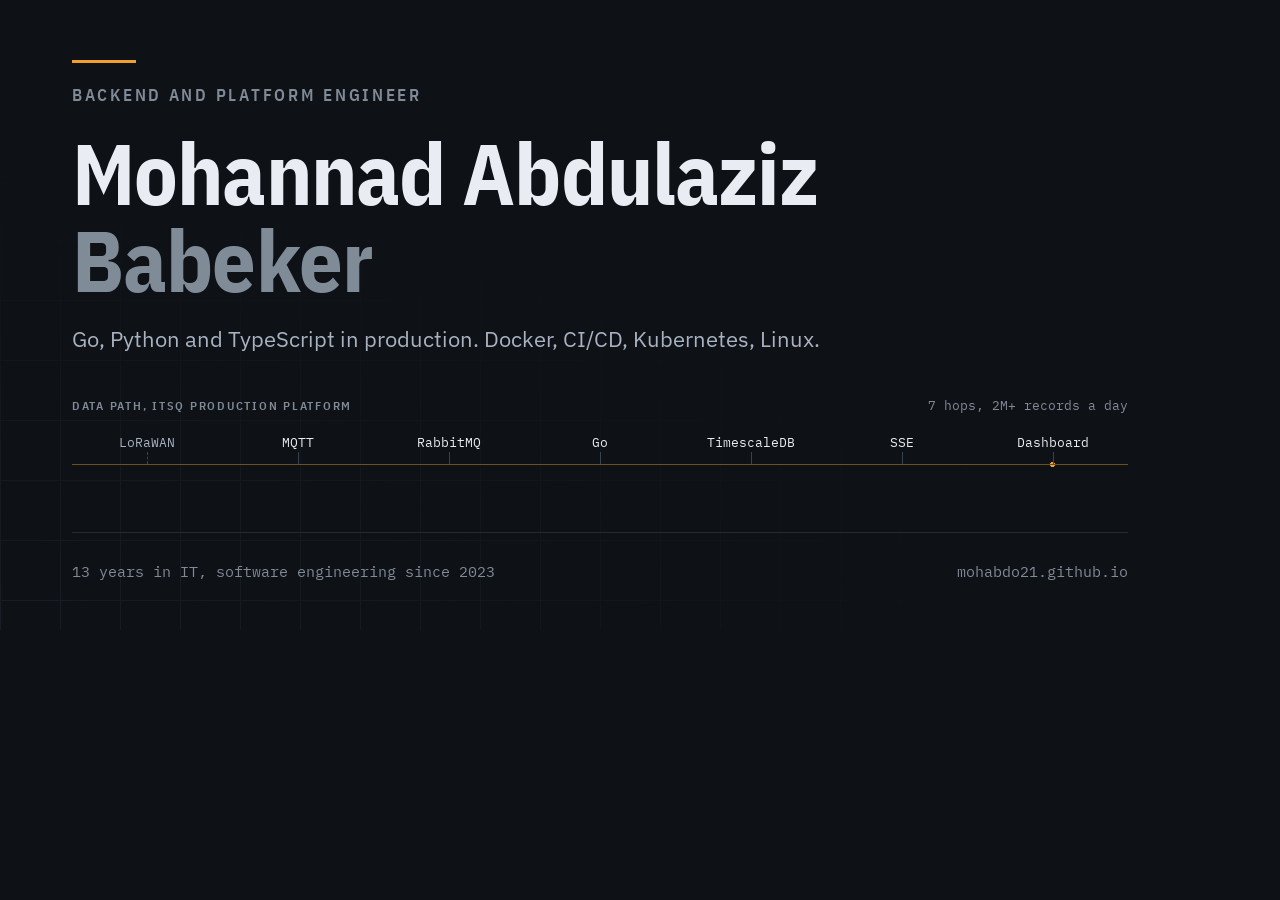
<file: .og-source.html>
<!doctype html>
<!--
  Source for ../og.png, the 1200x630 link preview card. Not linked from the site.

  Regenerate, from the site root:
    python3 -m http.server 8899
    chromium --headless=new --force-dark-mode --window-size=1200,717 \
      --screenshot=og-raw.png http://127.0.0.1:8899/.og-source.html
    magick og-raw.png -crop 1200x630+0+0 +repage og.png
    magick og.png -strip -define png:compression-level=9 og.png

  It links the real style.css, so the palette, type and pipe are the shipped ones.
  Two things are load-bearing, and both were wrong once:
  - data-theme must be set. The tokens hang off :root[data-theme=...] and not off
    a bare :root, so with no attribute every var() is invalid and the card is white.
  - the moving layers must be named: `*` does not match a pseudo-element, so a
    `.pipe *` reset leaves ::before and ::after animating and the capture lands in
    the blank phase with no trace.
-->
<html lang="en" data-theme="dark">
  <head>
    <meta charset="utf-8" />
    <title>og</title>
    <link rel="stylesheet" href="style.css" />
    <style>
      html,
      body {
        margin: 0;
        padding: 0;
      }
      body {
        inline-size: 1200px;
        block-size: 630px;
        overflow: hidden;
        background: var(--bg);
        color: var(--ink);
        font-family: var(--font-body);
      }
      .card {
        position: relative;
        box-sizing: border-box;
        inline-size: 1200px;
        block-size: 630px;
        padding: 60px 72px 46px;
        display: flex;
        flex-direction: column;
      }
      /* Faint measurement grid, faded out towards the top right. */
      .card::before {
        content: "";
        position: absolute;
        inset: 0;
        background-image:
          linear-gradient(to right, var(--line) 1px, transparent 1px),
          linear-gradient(to bottom, var(--line) 1px, transparent 1px);
        background-size: 60px 60px;
        opacity: 0.5;
        -webkit-mask-image: radial-gradient(
          120% 100% at 0% 100%,
          #000 0%,
          transparent 72%
        );
        mask-image: radial-gradient(
          120% 100% at 0% 100%,
          #000 0%,
          transparent 72%
        );
      }
      .card > * {
        position: relative;
      }

      .rule {
        inline-size: 64px;
        block-size: 3px;
        background: var(--accent);
        margin-block-end: 18px;
      }
      .eyebrow {
        color: var(--ink-3);
        font-family: var(--font-display);
        font-size: 17px;
        font-weight: 600;
        letter-spacing: 0.16em;
        text-transform: uppercase;
      }
      .name {
        margin-block: 20px 0;
        font-family: var(--font-display);
        font-size: 86px;
        font-weight: 700;
        line-height: 1.02;
        letter-spacing: -0.01em;
      }
      .name span {
        display: block;
        color: var(--ink-3);
      }
      .sub {
        margin-block: 18px 0;
        color: var(--ink-2);
        font-size: 22px;
        line-height: 1.45;
        max-inline-size: 60ch;
      }

      /* The shipped pipe, at rest. */
      .pipe {
        margin-block-start: 40px;
        border: 0;
        border-radius: 0;
        background: none;
        box-shadow: none;
        padding: 0;
      }
      .pipe__cap {
        margin-block-end: 1.1rem;
      }
      .pipe__path::before,
      .pipe__path::after,
      .pipe__node::before {
        animation: none !important;
      }

      .foot {
        display: flex;
        justify-content: space-between;
        gap: 2rem;
        margin-block-start: auto;
        padding-block-start: 26px;
        color: var(--ink-3);
        font-family: var(--font-mono);
        font-size: 15px;
      }
    </style>
  </head>
  <body>
    <div class="card">
      <div class="rule"></div>
      <p class="eyebrow">Backend and Platform Engineer</p>
      <h1 class="name">Mohannad Abdulaziz<span>Babeker</span></h1>
      <p class="sub">
        Go, Python and TypeScript in production. Docker, CI/CD, Kubernetes,
        Linux.
      </p>

      <figure class="pipe">
        <figcaption class="pipe__cap">
          <span>Data path, ITSQ production platform</span>
          <span class="pipe__stat">7 hops, 2M+ records a day</span>
        </figcaption>
        <ol class="pipe__path" style="--n: 7">
          <li class="pipe__node pipe__node--edge" style="--i: 0">LoRaWAN</li>
          <li class="pipe__node" style="--i: 1">MQTT</li>
          <li class="pipe__node" style="--i: 2">RabbitMQ</li>
          <li class="pipe__node" style="--i: 3">Go</li>
          <li class="pipe__node" style="--i: 4">TimescaleDB</li>
          <li class="pipe__node" style="--i: 5">SSE</li>
          <li class="pipe__node" style="--i: 6">Dashboard</li>
        </ol>
      </figure>

      <p class="foot">
        <span>13 years in IT, software engineering since 2023</span>
        <span>mohabdo21.github.io</span>
      </p>
    </div>

    <!-- Geometry readout, so the rendered card can be checked without eyeballing
         it. Never displayed. Dump the DOM and read the title. -->
    <script>
      (function () {
        var p = document.querySelector(".pipe__path");
        var r = p.getBoundingClientRect();
        var n = 7,
          c = r.width / n;
        document.title =
          "GEO::" +
          [
            "trackLeft=" + r.left.toFixed(1),
            "trackRight=" + r.right.toFixed(1),
            "trackBottom=" + r.bottom.toFixed(1),
            "cell=" + c.toFixed(1),
            "firstTickX=" + (r.left + c / 2).toFixed(1),
            "lastTickX=" + (r.left + (n - 0.5) * c).toFixed(1),
            "anims=" + document.getAnimations().length,
          ].join(" ");
      })();
    </script>
  </body>
</html>
</file>
<file: style.css>
/* =============================================================================
   Mohannad Abdulaziz Babeker - portfolio
   Direction: control-room schematic. Cool graphite ground, one signal-amber
   accent for anything actionable, one data-flow hue confined to the pipeline
   figures. Type is one superfamily in three voices: condensed caps for labels,
   regular for prose, mono for identifiers, metrics and diagrams.
   ========================================================================== */

/* --- Typefaces (self-hosted, latin subset) --------------------------------- */

@font-face {
  font-family: "Plex Sans";
  src: url("fonts/plexsans-latin.woff2") format("woff2");
  font-weight: 100 700;
  font-style: normal;
  font-display: swap;
}

@font-face {
  font-family: "Plex Sans Condensed";
  src: url("fonts/plexsanscondensed-600.woff2") format("woff2");
  font-weight: 600;
  font-style: normal;
  font-display: swap;
}

@font-face {
  font-family: "Plex Sans Condensed";
  src: url("fonts/plexsanscondensed-700.woff2") format("woff2");
  font-weight: 700;
  font-style: normal;
  font-display: swap;
}

@font-face {
  font-family: "Plex Mono";
  src: url("fonts/plexmono-400.woff2") format("woff2");
  font-weight: 400;
  font-style: normal;
  font-display: swap;
}

@font-face {
  font-family: "Plex Mono";
  src: url("fonts/plexmono-500.woff2") format("woff2");
  font-weight: 500;
  font-style: normal;
  font-display: swap;
}

/* --- Tokens ---------------------------------------------------------------- */

:root {
  --font-display: "Plex Sans Condensed", "Arial Narrow", system-ui, sans-serif;
  --font-body: "Plex Sans", system-ui, -apple-system, "Segoe UI", sans-serif;
  --font-mono: "Plex Mono", ui-monospace, "SF Mono", Menlo, Consolas, monospace;

  /* Type scale */
  --t-display: clamp(2.35rem, 1.35rem + 3.4vw, 4.05rem);
  --t-h2: clamp(1.4rem, 1.16rem + 0.8vw, 1.85rem);
  --t-h3: clamp(1.1rem, 1.03rem + 0.25vw, 1.28rem);
  --t-lead: clamp(1.05rem, 1rem + 0.3vw, 1.2rem);
  --t-body: 1.0625rem;
  --t-small: 0.9375rem;
  --t-label: 0.78rem;
  --t-meta: 0.8125rem;
  --t-term: 0.8125rem;
  --t-metric: clamp(1.35rem, 1.1rem + 0.85vw, 1.9rem);

  /* Rhythm */
  --rail-w: 13.5rem;
  --gutter: clamp(1.15rem, 0.6rem + 2vw, 2.5rem);
  --band-gap: clamp(4.5rem, 2.5rem + 7vw, 8.5rem);
  --measure: 40rem;
  --shell: 78rem;
  --radius: 4px;
  --radius-lg: 6px;
}

:root[data-theme="dark"] {
  color-scheme: dark;
  --bg: #0e1116;
  --bg-sunk: #0a0d11;
  --surface: #161b22;
  --surface-2: #1b212a;
  --line: #242b35;
  --line-strong: #39424f;
  --ink: #e9edf3;
  --ink-2: #a8b2c1;
  --ink-3: #808b98;
  --accent: #f0a02e;
  --accent-ink: #10151c;
  --accent-line: #6b5120;
  --focus: #7fc4ff;
  --shadow: 0 1px 2px rgb(0 0 0 / 0.5);
}

:root[data-theme="light"] {
  color-scheme: light;
  --bg: #f3f5f8;
  --bg-sunk: #e8ecf1;
  --surface: #ffffff;
  --surface-2: #f7f9fb;
  --line: #d7dee6;
  --line-strong: #b4bfcb;
  --ink: #0f141b;
  --ink-2: #414d5c;
  --ink-3: #5d6874;
  --accent: #8a5008;
  --accent-ink: #ffffff;
  --accent-line: #c99a5e;
  --focus: #0b5fae;
  --shadow: 0 1px 2px rgb(15 20 27 / 0.08);
}

/* --- Reset ----------------------------------------------------------------- */

*,
*::before,
*::after {
  box-sizing: border-box;
}

html {
  scroll-behavior: smooth;
  /* Room for the focus ring to clear the section above an anchor target. */
  scroll-padding-block-start: 1.5rem;
}

body {
  margin: 0;
  background: var(--bg);
  color: var(--ink);
  font-family: var(--font-body);
  font-size: var(--t-body);
  line-height: 1.68;
  -webkit-font-smoothing: antialiased;
  text-rendering: optimizeLegibility;
}

h1,
h2,
h3,
h4,
p,
figure,
dl,
dd,
ol,
ul {
  margin: 0;
}

ol,
ul {
  padding: 0;
  list-style: none;
}

a {
  color: inherit;
  text-decoration-color: var(--line-strong);
  text-underline-offset: 0.2em;
}

a:hover {
  text-decoration-color: var(--accent);
}

:focus-visible {
  outline: 2px solid var(--focus);
  outline-offset: 3px;
  border-radius: 2px;
}

code,
kbd,
samp {
  font-family: var(--font-mono);
  font-size: 0.9em;
}

/* Technical identifiers must not break mid-token. */
.visually-hidden {
  position: absolute;
  width: 1px;
  height: 1px;
  margin: -1px;
  padding: 0;
  overflow: hidden;
  clip-path: inset(50%);
  white-space: nowrap;
  border: 0;
}

.skip-link {
  position: absolute;
  inset-block-start: -100%;
  inset-inline-start: var(--gutter);
  z-index: 20;
  background: var(--surface);
  border: 1px solid var(--line-strong);
  border-radius: var(--radius);
  padding: 0.55rem 0.85rem;
  text-decoration: none;
}

.skip-link:focus {
  inset-block-start: 0.75rem;
}

/* =============================================================================
   Shell
   ========================================================================== */

.shell {
  display: grid;
  grid-template-columns: var(--rail-w) minmax(0, 1fr);
  column-gap: clamp(2rem, 1rem + 3.5vw, 4.25rem);
  max-width: var(--shell);
  margin-inline: auto;
  padding-inline: var(--gutter);
}

/* --- Rail ------------------------------------------------------------------ */

.rail {
  position: sticky;
  inset-block-start: 0;
  align-self: start;
  display: flex;
  flex-direction: column;
  gap: 2.25rem;
  padding-block: 2.25rem;
}

.rail__mark {
  display: block;
  font-family: var(--font-display);
  font-size: 1.06rem;
  font-weight: 700;
  letter-spacing: 0.005em;
  line-height: 1.2;
  text-decoration: none;
}

.rail__role {
  display: block;
  margin-block-start: 0.3rem;
  color: var(--ink-3);
  font-family: var(--font-mono);
  font-size: var(--t-meta);
  line-height: 1.4;
}

.rail__nav {
  display: flex;
  flex-direction: column;
  gap: 0.1rem;
}

.rail__link {
  position: relative;
  display: block;
  padding: 0.32rem 0 0.32rem 0.9rem;
  color: var(--ink-3);
  font-family: var(--font-display);
  font-size: 0.95rem;
  font-weight: 600;
  letter-spacing: 0.045em;
  text-decoration: none;
  text-transform: uppercase;
  transition: color 0.15s ease;
}

.rail__link::before {
  content: "";
  position: absolute;
  inset-block: 0.42rem;
  inset-inline-start: 0;
  inline-size: 2px;
  background: var(--accent);
  opacity: 0;
  transition: opacity 0.15s ease;
}

.rail__link:hover {
  color: var(--ink);
}

.rail__link[aria-current="true"] {
  color: var(--ink);
}

.rail__link[aria-current="true"]::before {
  opacity: 1;
}

.rail__foot {
  display: flex;
  flex-direction: column;
  margin-block-start: 0.5rem;
  padding-block-start: 1.1rem;
  border-block-start: 1px solid var(--line);
}

.rail__foot a {
  display: inline-block;
  padding-block: 0.25rem;
  color: var(--ink-3);
  font-family: var(--font-mono);
  font-size: var(--t-meta);
  text-decoration: none;
  overflow-wrap: anywhere;
}

.rail__foot a:hover {
  color: var(--accent);
}

.theme-btn {
  align-self: start;
  display: inline-block;
  padding-block: 0.25rem;
  background: none;
  border: 0;
  color: var(--ink-3);
  font-family: var(--font-mono);
  font-size: var(--t-meta);
  line-height: 1.5;
  text-align: start;
  cursor: pointer;
}

.theme-btn:hover {
  color: var(--accent);
  text-decoration: underline;
}

.rail__foot .theme-btn {
  margin-block-start: 0.45rem;
  inline-size: 100%;
}

/* --- Mobile bar ------------------------------------------------------------ */

.bar {
  display: none;
  position: sticky;
  inset-block-start: 0;
  z-index: 15;
  background: var(--bg);
  border-block-end: 1px solid var(--line);
}

.bar__inner {
  display: flex;
  align-items: center;
  justify-content: space-between;
  gap: 1rem;
  min-block-size: 3.25rem;
  padding-inline: var(--gutter);
}

.bar__mark {
  font-family: var(--font-display);
  font-size: 1rem;
  font-weight: 700;
  text-decoration: none;
}

.bar__toggle {
  display: inline-flex;
  align-items: center;
  gap: 0.5rem;
  background: none;
  border: 1px solid var(--line-strong);
  border-radius: var(--radius);
  color: var(--ink);
  font-family: var(--font-display);
  font-size: 0.85rem;
  font-weight: 600;
  letter-spacing: 0.08em;
  padding: 0.35rem 0.7rem;
  text-transform: uppercase;
  cursor: pointer;
}

.bar__toggle:hover {
  border-color: var(--accent);
}

.bar__panel {
  display: none;
  border-block-start: 1px solid var(--line);
  padding-block: 0.6rem 0.9rem;
}

.bar__panel[data-open="true"] {
  display: block;
}

.bar__panel .shell {
  padding-inline: var(--gutter);
}

.bar__panel .rail__link {
  padding-block: 0.5rem;
  font-size: 1rem;
}

.bar__contact {
  display: flex;
  align-items: center;
  flex-wrap: wrap;
  gap: 0.3rem 1.25rem;
  margin-block-start: 0.6rem;
  padding-block-start: 0.6rem;
  border-block-start: 1px solid var(--line);
}

.bar__contact a {
  color: var(--ink-3);
  font-family: var(--font-mono);
  font-size: var(--t-meta);
}

/* --- Main ------------------------------------------------------------------ */

.main {
  min-inline-size: 0;
  padding-block: 2.25rem var(--band-gap);
}

/* =============================================================================
   Hero
   ========================================================================== */

.hero {
  padding-block-end: var(--band-gap);
}

.hero__eyebrow {
  font-family: var(--font-display);
  font-size: var(--t-label);
  font-weight: 600;
  letter-spacing: 0.17em;
  text-transform: uppercase;
  color: var(--accent);
}

.hero__title {
  margin-block-start: 1.1rem;
  font-family: var(--font-display);
  font-size: var(--t-display);
  font-weight: 700;
  letter-spacing: -0.022em;
  line-height: 1.03;
  text-wrap: balance;
  max-inline-size: 24ch;
}

.hero__title span {
  display: block;
  color: var(--ink-3);
}

.hero__sub {
  margin-block-start: 1.6rem;
  max-inline-size: var(--measure);
  font-size: var(--t-lead);
  color: var(--ink-2);
}

.hero__actions {
  display: flex;
  flex-wrap: wrap;
  gap: 0.7rem;
  margin-block-start: 2rem;
}

.btn {
  display: inline-block;
  border: 1px solid var(--accent);
  border-radius: var(--radius);
  background: var(--accent);
  color: var(--accent-ink);
  font-family: var(--font-display);
  font-size: 0.95rem;
  font-weight: 600;
  letter-spacing: 0.05em;
  padding: 0.6rem 1.15rem;
  text-decoration: none;
  text-transform: uppercase;
}

.btn:hover {
  filter: brightness(1.08);
}

.btn--ghost {
  background: none;
  color: var(--ink);
  border-color: var(--line-strong);
}

.btn--ghost:hover {
  border-color: var(--accent);
  color: var(--accent);
  filter: none;
}

/* =============================================================================
   Signature: the data path
   ========================================================================== */

/* =============================================================================
   The hero instrument
   -----------------------------------------------------------------------------
   The data path as a signal trace: one baseline, seven ticks on it, a head that
   crosses once and draws a dim track behind itself. Each tick lights as the head
   reaches it. Base styles are the settled state, so reduced motion gets a whole
   trace instead of a blank one. Four constraints on the moving layers, each one a
   bug that shipped once:
   1. absolute, so they leave the grid; transform only, never width or left.
   2. the head's box is one cell with the dot at its 50%, so travelling --n - 1 of
      its own widths lands on each hop. Wider and the tail hangs past the track
      and puts a scrollbar on the page.
   3. the run scales 0.5/n to (n - 0.5)/n, never 0 to 1, so its leading edge is
      the head instead of overtaking it.
   4. every stop states transform, because an omitted one is interpolated away and
      the hold drifts toward scaleX(1) while the head rewinds.
   ========================================================================== */

.pipe {
  --pipe-cycle: 4.2s;
  margin-block-start: clamp(2.5rem, 1.5rem + 3vw, 4rem);
  border: 1px solid var(--line);
  border-radius: var(--radius-lg);
  background: var(--surface);
  padding: 1.1rem 1.25rem 1.3rem;
  box-shadow: var(--shadow);
}

.pipe__cap {
  display: flex;
  flex-wrap: wrap;
  align-items: baseline;
  gap: 0.35rem 1.25rem;
  color: var(--ink-3);
  font-family: var(--font-display);
  font-size: var(--t-label);
  font-weight: 600;
  letter-spacing: 0.14em;
  text-transform: uppercase;
  margin-block-end: 1.4rem;
}

/* The readout beside the caption: mono and untracked, so it reads as a value. */
.pipe__stat {
  margin-inline-start: auto;
  font-family: var(--font-mono);
  font-size: var(--t-meta);
  font-weight: 400;
  letter-spacing: 0;
  text-transform: none;
  white-space: nowrap;
}

.pipe__path {
  position: relative;
  display: grid;
  grid-template-columns: repeat(var(--n), 1fr);
  margin-block-end: 0.65rem;
  /* The list's bottom border is the track, so ticks, run and head share an edge. */
  border-block-end: 1px solid var(--line-strong);
}

/* The dim track behind the head. Its leading edge is the head (see above). */
.pipe__path::after {
  content: "";
  position: absolute;
  inset-inline: 0;
  inset-block-end: -1px;
  block-size: 1px;
  background: var(--accent-line);
  transform-origin: left center;
  animation: pipe-run var(--pipe-cycle) linear infinite;
}

.pipe__path::before {
  content: "";
  position: absolute;
  inset-inline-start: 0;
  inset-block-end: -3px;
  inline-size: calc(100% / var(--n));
  block-size: 5px;
  background: radial-gradient(
    circle 2.5px at 50% 50%,
    var(--accent) 2.5px,
    transparent 2.6px
  );
  /* Settled state: track lit, dot on the last hop. An animation outranks this. */
  transform: translateX(calc((var(--n) - 1) * 100%));
  animation: pipe-head var(--pipe-cycle) linear infinite;
}

.pipe__node {
  position: relative;
  padding-block-end: 0.75rem;
  color: var(--ink);
  font-family: var(--font-mono);
  font-size: 0.8125rem;
  line-height: 1.35;
  text-align: center;
  overflow-wrap: anywhere;
}

/* Zero-width with a 1px inline-start border, so 50% lands on the cell centre. */
.pipe__node::before {
  content: "";
  position: absolute;
  inset-inline-start: 50%;
  inset-block-end: 0;
  inline-size: 0;
  block-size: 0.75rem;
  border-inline-start: 1px solid var(--line-strong);
  animation: pipe-tick var(--pipe-cycle) linear infinite;
  /* Hop i is reached at 0.04 + 0.66 * i / (--n - 1) of the cycle. A time, never a
     percentage: the percentage form is dropped and all seven ticks blink at once. */
  animation-delay: calc(
    var(--pipe-cycle) * (0.04 + 0.66 * var(--i, 0) / (var(--n) - 1))
  );
}

/* LoRaWAN is outside the boundary, so its tick is dashed like the SVGs' edge box. */
.pipe__node--edge::before {
  border-inline-start-style: dashed;
}

.pipe__node--edge {
  color: var(--ink-2);
}

@keyframes pipe-run {
  0% {
    transform: scaleX(calc(0.5 / var(--n)));
    opacity: 0;
  }
  4% {
    transform: scaleX(calc(0.5 / var(--n)));
    opacity: 1;
  }
  70% {
    transform: scaleX(calc((var(--n) - 0.5) / var(--n)));
    opacity: 1;
  }
  82% {
    transform: scaleX(calc((var(--n) - 0.5) / var(--n)));
    opacity: 1;
  }
  90%,
  100% {
    transform: scaleX(calc((var(--n) - 0.5) / var(--n)));
    opacity: 0;
  }
}

@keyframes pipe-head {
  0% {
    transform: translateX(0);
    opacity: 0;
  }
  4% {
    transform: translateX(0);
    opacity: 1;
  }
  70% {
    transform: translateX(calc((var(--n) - 1) * 100%));
    opacity: 1;
  }
  82% {
    transform: translateX(calc((var(--n) - 1) * 100%));
    opacity: 1;
  }
  90%,
  100% {
    transform: translateX(calc((var(--n) - 1) * 100%));
    opacity: 0;
  }
}

@keyframes pipe-tick {
  0%,
  6% {
    border-inline-start-color: var(--accent);
  }
  14%,
  100% {
    border-inline-start-color: var(--line-strong);
  }
}

/* Under 40rem the trace turns on its side rather than scrolling; equal row heights
   keep the head's one-row box on each hop's centre. The vertical track is an
   inline-start border, so --trace-inset pulls the layers back onto it. */
@media (max-width: 40rem) {
  .pipe__path {
    --trace-inset: -1px;
    grid-template-columns: 1fr;
    margin-block-end: 0.65rem;
    padding-inline-start: 1.1rem;
    border-block-end: 0;
    border-inline-start: 1px solid var(--line-strong);
  }

  .pipe__path::after {
    inset-inline: var(--trace-inset) auto;
    inset-block: 0;
    inline-size: 1px;
    block-size: auto;
    transform-origin: center top;
    animation-name: pipe-run-v;
  }

  .pipe__path::before {
    inset-inline: calc(var(--trace-inset) - 2px) auto;
    inset-block: 0 auto;
    inline-size: 5px;
    block-size: calc(100% / var(--n));
    background: radial-gradient(
      circle 2.5px at 50% 50%,
      var(--accent) 2.5px,
      transparent 2.6px
    );
    transform: translateY(calc((var(--n) - 1) * 100%));
    animation-name: pipe-head-v;
  }

  .pipe__node {
    padding-block: 0.55rem;
    text-align: start;
  }

  .pipe__node::before {
    inset-inline-start: calc(-1.1rem + var(--trace-inset));
    inset-block-start: 50%;
    inline-size: 0.5rem;
    block-size: 0;
    margin-block-start: -0.5px;
    border-inline-start: 0;
    border-block-start: 1px solid var(--line-strong);
    animation-name: pipe-tick-v;
  }
}

@keyframes pipe-run-v {
  0% {
    transform: scaleY(calc(0.5 / var(--n)));
    opacity: 0;
  }
  4% {
    transform: scaleY(calc(0.5 / var(--n)));
    opacity: 1;
  }
  70% {
    transform: scaleY(calc((var(--n) - 0.5) / var(--n)));
    opacity: 1;
  }
  82% {
    transform: scaleY(calc((var(--n) - 0.5) / var(--n)));
    opacity: 1;
  }
  90%,
  100% {
    transform: scaleY(calc((var(--n) - 0.5) / var(--n)));
    opacity: 0;
  }
}

@keyframes pipe-head-v {
  0% {
    transform: translateY(0);
    opacity: 0;
  }
  4% {
    transform: translateY(0);
    opacity: 1;
  }
  70% {
    transform: translateY(calc((var(--n) - 1) * 100%));
    opacity: 1;
  }
  82% {
    transform: translateY(calc((var(--n) - 1) * 100%));
    opacity: 1;
  }
  90%,
  100% {
    transform: translateY(calc((var(--n) - 1) * 100%));
    opacity: 0;
  }
}

@keyframes pipe-tick-v {
  0%,
  6% {
    border-block-start-color: var(--accent);
  }
  14%,
  100% {
    border-block-start-color: var(--line-strong);
  }
}

.pipe__foot {
  margin-block-start: 1.05rem;
  color: var(--ink-3);
  font-size: var(--t-meta);
  max-inline-size: 52ch;
}

/* =============================================================================
   Bands
   ========================================================================== */

.band {
  padding-block-start: var(--band-gap);
  border-block-start: 1px solid var(--line);
}

.band__head {
  display: flex;
  flex-wrap: wrap;
  align-items: baseline;
  gap: 0.4rem 1rem;
  margin-block-end: 2rem;
}

.band__title {
  font-family: var(--font-display);
  font-size: var(--t-h2);
  font-weight: 700;
  letter-spacing: -0.012em;
  line-height: 1.15;
}

.band__note {
  flex: 1 1 14rem;
  color: var(--ink-3);
  font-size: var(--t-small);
  text-align: end;
}

.band__body > * + * {
  margin-block-start: 1.15rem;
}

.prose {
  max-inline-size: var(--measure);
  color: var(--ink-2);
}

.prose strong {
  color: var(--ink);
  font-weight: 600;
}

/* =============================================================================
   Selected work
   ========================================================================== */

.work {
  display: grid;
  gap: 0;
  border-block-start: 1px solid var(--line);
}

.entry {
  display: grid;
  grid-template-columns: minmax(0, 15rem) minmax(0, 1fr);
  column-gap: clamp(1.5rem, 1rem + 2.5vw, 3rem);
  padding-block: clamp(2.25rem, 1.5rem + 2.5vw, 3.25rem);
  border-block-end: 1px solid var(--line);
}

.entry__meta {
  display: flex;
  flex-direction: column;
  gap: 0.55rem;
  align-self: start;
}

.entry__client {
  font-family: var(--font-display);
  font-size: 1.3rem;
  font-weight: 700;
  letter-spacing: 0.005em;
  line-height: 1.1;
}

.entry__client a {
  text-decoration: none;
}

.entry__client a:hover {
  color: var(--accent);
}

.entry__product {
  color: var(--ink-2);
  font-size: var(--t-small);
  line-height: 1.45;
  margin-block-start: -0.3rem;
}

.entry__type {
  align-self: start;
  display: inline-block;
  border: 1px solid var(--accent-line);
  border-radius: var(--radius);
  background: var(--bg-sunk);
  color: var(--accent);
  font-family: var(--font-display);
  font-size: 0.72rem;
  font-weight: 600;
  letter-spacing: 0.11em;
  line-height: 1;
  padding: 0.34rem 0.5rem;
  text-transform: uppercase;
}

.entry__meta-list {
  display: flex;
  flex-direction: column;
  gap: 0.3rem;
  margin-block-start: 0.3rem;
  color: var(--ink-3);
  font-family: var(--font-mono);
  font-size: var(--t-meta);
  line-height: 1.5;
  overflow-wrap: anywhere;
}

.entry__meta-list dt {
  font-family: var(--font-display);
  font-size: 0.72rem;
  font-weight: 600;
  letter-spacing: 0.1em;
  text-transform: uppercase;
  color: var(--ink-3);
}

.entry__meta-list dd {
  margin-block-start: 0.1rem;
}

.entry__engagement {
  margin-block-start: 0.15rem;
  padding-block-start: 0.55rem;
  border-block-start: 1px solid var(--line);
  color: var(--ink-2);
  font-size: var(--t-meta);
  line-height: 1.5;
}

.entry__body {
  min-inline-size: 0;
}

.metric {
  font-family: var(--font-mono);
  font-size: var(--t-metric);
  font-weight: 500;
  line-height: 1.2;
  color: var(--accent);
  letter-spacing: -0.01em;
  overflow-wrap: anywhere;
}

.metric--plain {
  font-family: var(--font-display);
  font-size: 1.05rem;
  font-weight: 600;
  letter-spacing: 0.02em;
  color: var(--ink);
}

.entry__what {
  margin-block-start: 1rem;
  max-inline-size: var(--measure);
  color: var(--ink-2);
  font-size: var(--t-lead);
  line-height: 1.6;
}

.points {
  margin-block-start: 1.6rem;
  display: grid;
  gap: 0.7rem;
  max-inline-size: var(--measure);
}

.points li {
  position: relative;
  padding-inline-start: 1.15rem;
  color: var(--ink-2);
  font-size: var(--t-small);
  line-height: 1.6;
}

.points li::before {
  content: "";
  position: absolute;
  inset-block-start: 0.72em;
  inset-inline-start: 0;
  inline-size: 6px;
  block-size: 1px;
  background: var(--line-strong);
}

.points strong {
  color: var(--ink);
  font-weight: 600;
}

/* Accent means paid, plain means unpaid, so colour never implies client work. */
.entry__type--plain {
  border-color: var(--line-strong);
  color: var(--ink-2);
}

/* The one call-out per project: the decision worth reading twice. */
.point--feature {
  margin-inline-start: -1.35rem;
  padding-inline-start: 1.25rem;
  border-inline-start: 2px solid var(--accent-line);
}

.point--feature::before {
  inset-inline-start: 0.6rem;
  inline-size: 8px;
  background: var(--accent);
}

code {
  background: var(--bg-sunk);
  border-radius: 3px;
  padding: 0.1em 0.34em;
  color: var(--ink);
}

/* Architecture disclosure */

.arch {
  margin-block-start: 1.75rem;
  border: 1px solid var(--line);
  border-radius: var(--radius-lg);
  background: var(--surface-2);
}

.arch > summary {
  display: flex;
  align-items: center;
  gap: 0.55rem;
  padding: 0.7rem 0.9rem;
  color: var(--ink-2);
  font-family: var(--font-display);
  font-size: 0.9rem;
  font-weight: 600;
  letter-spacing: 0.08em;
  text-transform: uppercase;
  cursor: pointer;
  list-style: none;
}

.arch > summary::-webkit-details-marker {
  display: none;
}

.arch > summary::before {
  content: "+";
  font-family: var(--font-mono);
  color: var(--accent);
  font-size: 1rem;
  line-height: 1;
}

.arch[open] > summary::before {
  content: "\2212";
}

.arch > summary:hover {
  color: var(--ink);
}

.arch__body {
  padding: 0 0.9rem 1rem;
}

.arch__scroll {
  overflow-x: auto;
  border: 1px solid var(--line);
  border-radius: var(--radius);
  background: var(--bg);
  padding: 0.5rem;
}

/* Wide enough for the 12.5px labels, narrow enough to avoid a stray scrollbar. */
.arch__scroll svg {
  display: block;
  min-inline-size: 46rem;
  inline-size: 100%;
  block-size: auto;
}

.arch__alt {
  margin-block-start: 0.9rem;
  color: var(--ink-2);
  font-size: var(--t-meta);
  line-height: 1.6;
}

.arch__alt strong {
  color: var(--ink);
}

.dia-box {
  fill: var(--surface);
  stroke: var(--line-strong);
}

.dia-box--accent {
  stroke: var(--accent-line);
}

.dia-box--edge {
  fill: none;
  stroke: var(--line-strong);
  stroke-dasharray: 4 3;
}

.dia-label {
  fill: var(--ink);
  font-family: var(--font-mono);
  font-size: 12.5px;
}

.dia-sub {
  fill: var(--ink-3);
  font-family: var(--font-mono);
  font-size: 11px;
}

.dia-link {
  fill: none;
  stroke: var(--line-strong);
  stroke-width: 1.25;
}

.dia-link--edge {
  stroke-dasharray: 4 3;
}

.dia-link--accent {
  stroke: var(--accent);
  stroke-width: 1.5;
}

/* =============================================================================
   Stack
   ========================================================================== */

.groups {
  display: grid;
  /* Four columns, or auto-fit once the main column goes full width. */
  grid-template-columns: repeat(4, minmax(0, 1fr));
  gap: 0;
  border-block-start: 1px solid var(--line);
  border-inline-start: 1px solid var(--line);
}

.group {
  padding: 1.15rem 1.25rem 1.35rem;
  border-block-end: 1px solid var(--line);
  border-inline-end: 1px solid var(--line);
}

.group__name {
  font-family: var(--font-display);
  font-size: 0.8rem;
  font-weight: 600;
  letter-spacing: 0.13em;
  text-transform: uppercase;
  color: var(--ink-3);
  margin-block-end: 0.7rem;
}

.terms {
  display: flex;
  flex-wrap: wrap;
  gap: 0.3rem 0;
  font-family: var(--font-mono);
  font-size: var(--t-term);
  line-height: 1.5;
  color: var(--ink-2);
}

/* A long name wraps inside its own item, never mid-token across the grid. */
.terms li {
  overflow-wrap: anywhere;
}

.terms li:not(:last-child)::after {
  content: "·";
  color: var(--ink-3);
  margin-inline: 0.4rem;
}

/* =============================================================================
   Operations and reliability
   ========================================================================== */

.creed {
  display: grid;
  gap: 0;
  max-inline-size: 54rem;
}

.creed > div {
  display: grid;
  grid-template-columns: minmax(0, 17rem) minmax(0, 1fr);
  column-gap: clamp(1.25rem, 0.75rem + 2vw, 2.5rem);
  padding-block: 1.1rem;
  border-block-start: 1px solid var(--line);
}

.creed > div:last-child {
  border-block-end: 1px solid var(--line);
}

.creed dt {
  font-family: var(--font-display);
  font-size: 1.02rem;
  font-weight: 700;
  letter-spacing: 0.005em;
  line-height: 1.3;
}

.creed dd {
  color: var(--ink-2);
  font-size: var(--t-small);
  line-height: 1.6;
}

.creed dd::before {
  content: "Evidence: ";
  font-family: var(--font-display);
  font-size: 0.72rem;
  font-weight: 600;
  letter-spacing: 0.1em;
  text-transform: uppercase;
  color: var(--ink-3);
}

/* =============================================================================
   Earlier experience
   ========================================================================== */

.tenure {
  display: grid;
  grid-template-columns: minmax(0, 15rem) minmax(0, 1fr);
  column-gap: clamp(1.5rem, 1rem + 2.5vw, 3rem);
}

.tenure__meta {
  align-self: start;
  position: sticky;
  inset-block-start: 2.25rem;
}

.tenure__org {
  font-family: var(--font-display);
  font-size: 1.2rem;
  font-weight: 700;
  line-height: 1.2;
}

.tenure__span {
  display: block;
  margin-block-start: 0.2rem;
  color: var(--ink-3);
  font-family: var(--font-mono);
  font-size: var(--t-meta);
}

.tenure__body {
  min-inline-size: 0;
}

.role + .role {
  margin-block-start: 2rem;
  padding-block-start: 1.5rem;
  border-block-start: 1px solid var(--line);
}

.role__title {
  font-family: var(--font-display);
  font-size: 1rem;
  font-weight: 600;
  letter-spacing: 0.02em;
}

.role__dates {
  display: block;
  color: var(--ink-3);
  font-family: var(--font-mono);
  font-size: var(--t-meta);
  font-weight: 400;
  margin-block-start: 0.1rem;
}

.role__group {
  margin-block-start: 1.1rem;
}

.role__group-name {
  font-family: var(--font-display);
  font-size: 0.75rem;
  font-weight: 600;
  letter-spacing: 0.13em;
  text-transform: uppercase;
  color: var(--ink-3);
  margin-block-end: 0.55rem;
}

.ticks li {
  position: relative;
  padding-inline-start: 1.1rem;
  color: var(--ink-2);
  font-size: var(--t-small);
  line-height: 1.58;
}

.ticks li + li {
  margin-block-start: 0.4rem;
}

.ticks li::before {
  content: "";
  position: absolute;
  inset-block-start: 0.7em;
  inset-inline-start: 0;
  inline-size: 5px;
  block-size: 5px;
  border-radius: 50%;
  border: 1px solid var(--line-strong);
}

/* =============================================================================
   Open source strip
   ========================================================================== */

.repos {
  display: grid;
  grid-template-columns: repeat(auto-fit, minmax(15rem, 1fr));
  gap: 0.9rem 1.75rem;
  max-inline-size: 58rem;
  border-block-start: 1px solid var(--line);
  padding-block-start: 1.25rem;
}

.repo {
  min-inline-size: 0;
}

.repo__name {
  display: flex;
  align-items: baseline;
  gap: 0.5rem;
  font-family: var(--font-mono);
  font-size: 0.9375rem;
  font-weight: 500;
}

.repo__name a {
  text-decoration: none;
  overflow-wrap: anywhere;
}

.repo__name a:hover {
  color: var(--accent);
  text-decoration: underline;
}

.repo__lang {
  flex: none;
  color: var(--ink-3);
  font-size: 0.72rem;
  letter-spacing: 0.08em;
  text-transform: uppercase;
}

.repo__desc {
  margin-block-start: 0.3rem;
  color: var(--ink-3);
  font-size: var(--t-meta);
  line-height: 1.55;
}

/* =============================================================================
   Education
   ========================================================================== */

.edu {
  display: grid;
  gap: 0;
  max-inline-size: 44rem;
  border-block-start: 1px solid var(--line);
}

.edu > div {
  display: grid;
  grid-template-columns: minmax(0, 12rem) minmax(0, 1fr);
  column-gap: clamp(1.25rem, 0.75rem + 2vw, 2.25rem);
  padding-block: 1.15rem;
  border-block-end: 1px solid var(--line);
}

.edu dt {
  color: var(--ink-3);
  font-family: var(--font-mono);
  font-size: var(--t-meta);
  line-height: 1.6;
}

.edu dd {
  font-size: var(--t-small);
  line-height: 1.6;
}

.edu dd span {
  display: block;
  color: var(--ink-2);
}

.edu dd .note {
  display: inline-block;
  margin-block-start: 0.35rem;
  color: var(--ink-3);
  font-size: var(--t-meta);
}

/* =============================================================================
   Contact
   ========================================================================== */

.reach {
  display: grid;
  gap: 0;
  max-inline-size: 44rem;
  border-block-start: 1px solid var(--line);
}

.reach > div {
  display: grid;
  grid-template-columns: minmax(0, 9rem) minmax(0, 1fr);
  column-gap: 1.5rem;
  align-items: baseline;
  padding-block: 0.7rem;
  border-block-end: 1px solid var(--line);
}

.reach dt {
  font-family: var(--font-display);
  font-size: 0.75rem;
  font-weight: 600;
  letter-spacing: 0.13em;
  text-transform: uppercase;
  color: var(--ink-3);
}

.reach dd {
  font-family: var(--font-mono);
  font-size: 1rem;
  overflow-wrap: anywhere;
}

/* Standalone targets, not inline prose: keep them above the 24px minimum. */
.reach dd a {
  display: inline-block;
  padding-block: 0.25rem;
}

.reach__email {
  font-size: clamp(1rem, 0.9rem + 0.6vw, 1.3rem);
  color: var(--accent);
  text-decoration: none;
}

.reach__email:hover {
  text-decoration: underline;
}

.foot {
  margin-block-start: var(--band-gap);
  padding-block-start: 1.25rem;
  border-block-start: 1px solid var(--line);
  color: var(--ink-3);
  font-size: var(--t-meta);
  display: flex;
  flex-wrap: wrap;
  gap: 0.4rem 1.5rem;
}

/* =============================================================================
   Responsive
   ========================================================================== */

@media (max-width: 60rem) {
  html {
    /* Clear the sticky bar when jumping to an anchor. */
    scroll-padding-block-start: 4.5rem;
  }

  .rail {
    display: none;
  }

  .bar {
    display: block;
  }

  .shell {
    grid-template-columns: minmax(0, 1fr);
    padding-inline: 0;
  }

  .main {
    padding-inline: var(--gutter);
    padding-block-start: 1.5rem;
  }

  .entry,
  .tenure {
    grid-template-columns: minmax(0, 1fr);
    row-gap: 1.35rem;
  }

  .tenure__meta {
    position: static;
  }

  .creed > div {
    grid-template-columns: minmax(0, 1fr);
    row-gap: 0.35rem;
  }

  .point--feature {
    margin-inline-start: 0;
    padding-inline-start: 0.9rem;
  }

  .band__note {
    flex-basis: 100%;
    text-align: start;
  }

  .groups {
    grid-template-columns: repeat(auto-fit, minmax(16rem, 1fr));
  }
}

@media (max-width: 34rem) {
  .entry__meta-list {
    font-size: 0.78rem;
  }

  .edu > div,
  .reach > div {
    grid-template-columns: minmax(0, 1fr);
    row-gap: 0.2rem;
  }

  .hero__actions .btn {
    flex: 1 1 100%;
    text-align: center;
  }
}

/* =============================================================================
   Motion and print
   ========================================================================== */

@media (prefers-reduced-motion: reduce) {
  html {
    scroll-behavior: auto;
  }

  *,
  *::before,
  *::after {
    animation-duration: 0.001ms !important;
    animation-iteration-count: 1 !important;
    transition-duration: 0.001ms !important;
  }
}

@media print {
  .bar,
  .rail,
  .arch,
  .hero__actions {
    display: none;
  }

  .shell {
    grid-template-columns: minmax(0, 1fr);
  }

  .band {
    border-block-start: 1px solid #999;
  }
}
</file>
<file: style.min.css>
@font-face{font-family:Plex Sans;src:url(fonts/plexsans-latin.woff2) format("woff2");font-weight:100 700;font-style:normal;font-display:swap}@font-face{font-family:Plex Sans Condensed;src:url(fonts/plexsanscondensed-600.woff2) format("woff2");font-weight:600;font-style:normal;font-display:swap}@font-face{font-family:Plex Sans Condensed;src:url(fonts/plexsanscondensed-700.woff2) format("woff2");font-weight:700;font-style:normal;font-display:swap}@font-face{font-family:Plex Mono;src:url(fonts/plexmono-400.woff2) format("woff2");font-weight:400;font-style:normal;font-display:swap}@font-face{font-family:Plex Mono;src:url(fonts/plexmono-500.woff2) format("woff2");font-weight:500;font-style:normal;font-display:swap}:root{--font-display: "Plex Sans Condensed", "Arial Narrow", system-ui, sans-serif;--font-body: "Plex Sans", system-ui, -apple-system, "Segoe UI", sans-serif;--font-mono: "Plex Mono", ui-monospace, "SF Mono", Menlo, Consolas, monospace;--t-display: clamp(2.35rem, 1.35rem + 3.4vw, 4.05rem);--t-h2: clamp(1.4rem, 1.16rem + .8vw, 1.85rem);--t-h3: clamp(1.1rem, 1.03rem + .25vw, 1.28rem);--t-lead: clamp(1.05rem, 1rem + .3vw, 1.2rem);--t-body: 1.0625rem;--t-small: .9375rem;--t-label: .78rem;--t-meta: .8125rem;--t-term: .8125rem;--t-metric: clamp(1.35rem, 1.1rem + .85vw, 1.9rem);--rail-w: 13.5rem;--gutter: clamp(1.15rem, .6rem + 2vw, 2.5rem);--band-gap: clamp(4.5rem, 2.5rem + 7vw, 8.5rem);--measure: 40rem;--shell: 78rem;--radius: 4px;--radius-lg: 6px}:root[data-theme=dark]{color-scheme:dark;--bg: #0e1116;--bg-sunk: #0a0d11;--surface: #161b22;--surface-2: #1b212a;--line: #242b35;--line-strong: #39424f;--ink: #e9edf3;--ink-2: #a8b2c1;--ink-3: #808b98;--accent: #f0a02e;--accent-ink: #10151c;--accent-line: #6b5120;--focus: #7fc4ff;--shadow: 0 1px 2px rgb(0 0 0 / .5)}:root[data-theme=light]{color-scheme:light;--bg: #f3f5f8;--bg-sunk: #e8ecf1;--surface: #ffffff;--surface-2: #f7f9fb;--line: #d7dee6;--line-strong: #b4bfcb;--ink: #0f141b;--ink-2: #414d5c;--ink-3: #5d6874;--accent: #8a5008;--accent-ink: #ffffff;--accent-line: #c99a5e;--focus: #0b5fae;--shadow: 0 1px 2px rgb(15 20 27 / .08)}*,*:before,*:after{box-sizing:border-box}html{scroll-behavior:smooth;scroll-padding-block-start:1.5rem}body{margin:0;background:var(--bg);color:var(--ink);font-family:var(--font-body);font-size:var(--t-body);line-height:1.68;-webkit-font-smoothing:antialiased;text-rendering:optimizeLegibility}h1,h2,h3,h4,p,figure,dl,dd,ol,ul{margin:0}ol,ul{padding:0;list-style:none}a{color:inherit;text-decoration-color:var(--line-strong);text-underline-offset:.2em}a:hover{text-decoration-color:var(--accent)}:focus-visible{outline:2px solid var(--focus);outline-offset:3px;border-radius:2px}code,kbd,samp{font-family:var(--font-mono);font-size:.9em}.visually-hidden{position:absolute;width:1px;height:1px;margin:-1px;padding:0;overflow:hidden;clip-path:inset(50%);white-space:nowrap;border:0}.skip-link{position:absolute;inset-block-start:-100%;inset-inline-start:var(--gutter);z-index:20;background:var(--surface);border:1px solid var(--line-strong);border-radius:var(--radius);padding:.55rem .85rem;text-decoration:none}.skip-link:focus{inset-block-start:.75rem}.shell{display:grid;grid-template-columns:var(--rail-w) minmax(0,1fr);column-gap:clamp(2rem,1rem + 3.5vw,4.25rem);max-width:var(--shell);margin-inline:auto;padding-inline:var(--gutter)}.rail{position:sticky;inset-block-start:0;align-self:start;display:flex;flex-direction:column;gap:2.25rem;padding-block:2.25rem}.rail__mark{display:block;font-family:var(--font-display);font-size:1.06rem;font-weight:700;letter-spacing:.005em;line-height:1.2;text-decoration:none}.rail__role{display:block;margin-block-start:.3rem;color:var(--ink-3);font-family:var(--font-mono);font-size:var(--t-meta);line-height:1.4}.rail__nav{display:flex;flex-direction:column;gap:.1rem}.rail__link{position:relative;display:block;padding:.32rem 0 .32rem .9rem;color:var(--ink-3);font-family:var(--font-display);font-size:.95rem;font-weight:600;letter-spacing:.045em;text-decoration:none;text-transform:uppercase;transition:color .15s ease}.rail__link:before{content:"";position:absolute;inset-block:.42rem;inset-inline-start:0;inline-size:2px;background:var(--accent);opacity:0;transition:opacity .15s ease}.rail__link:hover,.rail__link[aria-current=true]{color:var(--ink)}.rail__link[aria-current=true]:before{opacity:1}.rail__foot{display:flex;flex-direction:column;margin-block-start:.5rem;padding-block-start:1.1rem;border-block-start:1px solid var(--line)}.rail__foot a{display:inline-block;padding-block:.25rem;color:var(--ink-3);font-family:var(--font-mono);font-size:var(--t-meta);text-decoration:none;overflow-wrap:anywhere}.rail__foot a:hover{color:var(--accent)}.theme-btn{align-self:start;display:inline-block;padding-block:.25rem;background:none;border:0;color:var(--ink-3);font-family:var(--font-mono);font-size:var(--t-meta);line-height:1.5;text-align:start;cursor:pointer}.theme-btn:hover{color:var(--accent);text-decoration:underline}.rail__foot .theme-btn{margin-block-start:.45rem;inline-size:100%}.bar{display:none;position:sticky;inset-block-start:0;z-index:15;background:var(--bg);border-block-end:1px solid var(--line)}.bar__inner{display:flex;align-items:center;justify-content:space-between;gap:1rem;min-block-size:3.25rem;padding-inline:var(--gutter)}.bar__mark{font-family:var(--font-display);font-size:1rem;font-weight:700;text-decoration:none}.bar__toggle{display:inline-flex;align-items:center;gap:.5rem;background:none;border:1px solid var(--line-strong);border-radius:var(--radius);color:var(--ink);font-family:var(--font-display);font-size:.85rem;font-weight:600;letter-spacing:.08em;padding:.35rem .7rem;text-transform:uppercase;cursor:pointer}.bar__toggle:hover{border-color:var(--accent)}.bar__panel{display:none;border-block-start:1px solid var(--line);padding-block:.6rem .9rem}.bar__panel[data-open=true]{display:block}.bar__panel .shell{padding-inline:var(--gutter)}.bar__panel .rail__link{padding-block:.5rem;font-size:1rem}.bar__contact{display:flex;align-items:center;flex-wrap:wrap;gap:.3rem 1.25rem;margin-block-start:.6rem;padding-block-start:.6rem;border-block-start:1px solid var(--line)}.bar__contact a{color:var(--ink-3);font-family:var(--font-mono);font-size:var(--t-meta)}.main{min-inline-size:0;padding-block:2.25rem var(--band-gap)}.hero{padding-block-end:var(--band-gap)}.hero__eyebrow{font-family:var(--font-display);font-size:var(--t-label);font-weight:600;letter-spacing:.17em;text-transform:uppercase;color:var(--accent)}.hero__title{margin-block-start:1.1rem;font-family:var(--font-display);font-size:var(--t-display);font-weight:700;letter-spacing:-.022em;line-height:1.03;text-wrap:balance;max-inline-size:24ch}.hero__title span{display:block;color:var(--ink-3)}.hero__sub{margin-block-start:1.6rem;max-inline-size:var(--measure);font-size:var(--t-lead);color:var(--ink-2)}.hero__actions{display:flex;flex-wrap:wrap;gap:.7rem;margin-block-start:2rem}.btn{display:inline-block;border:1px solid var(--accent);border-radius:var(--radius);background:var(--accent);color:var(--accent-ink);font-family:var(--font-display);font-size:.95rem;font-weight:600;letter-spacing:.05em;padding:.6rem 1.15rem;text-decoration:none;text-transform:uppercase}.btn:hover{filter:brightness(1.08)}.btn--ghost{background:none;color:var(--ink);border-color:var(--line-strong)}.btn--ghost:hover{border-color:var(--accent);color:var(--accent);filter:none}.pipe{--pipe-cycle: 4.2s;margin-block-start:clamp(2.5rem,1.5rem + 3vw,4rem);border:1px solid var(--line);border-radius:var(--radius-lg);background:var(--surface);padding:1.1rem 1.25rem 1.3rem;box-shadow:var(--shadow)}.pipe__cap{display:flex;flex-wrap:wrap;align-items:baseline;gap:.35rem 1.25rem;color:var(--ink-3);font-family:var(--font-display);font-size:var(--t-label);font-weight:600;letter-spacing:.14em;text-transform:uppercase;margin-block-end:1.4rem}.pipe__stat{margin-inline-start:auto;font-family:var(--font-mono);font-size:var(--t-meta);font-weight:400;letter-spacing:0;text-transform:none;white-space:nowrap}.pipe__path{position:relative;display:grid;grid-template-columns:repeat(var(--n),1fr);margin-block-end:.65rem;border-block-end:1px solid var(--line-strong)}.pipe__path:after{content:"";position:absolute;inset-inline:0;inset-block-end:-1px;block-size:1px;background:var(--accent-line);transform-origin:left center;animation:pipe-run var(--pipe-cycle) linear infinite}.pipe__path:before{content:"";position:absolute;inset-inline-start:0;inset-block-end:-3px;inline-size:calc(100% / var(--n));block-size:5px;background:radial-gradient(circle 2.5px at 50% 50%,var(--accent) 2.5px,transparent 2.6px);transform:translate(calc((var(--n) - 1) * 100%));animation:pipe-head var(--pipe-cycle) linear infinite}.pipe__node{position:relative;padding-block-end:.75rem;color:var(--ink);font-family:var(--font-mono);font-size:.8125rem;line-height:1.35;text-align:center;overflow-wrap:anywhere}.pipe__node:before{content:"";position:absolute;inset-inline-start:50%;inset-block-end:0;inline-size:0;block-size:.75rem;border-inline-start:1px solid var(--line-strong);animation:pipe-tick var(--pipe-cycle) linear infinite;animation-delay:calc(var(--pipe-cycle) * (.04 + .66 * var(--i, 0) / (var(--n) - 1)))}.pipe__node--edge:before{border-inline-start-style:dashed}.pipe__node--edge{color:var(--ink-2)}@keyframes pipe-run{0%{transform:scaleX(calc(.5 / var(--n)));opacity:0}4%{transform:scaleX(calc(.5 / var(--n)));opacity:1}70%{transform:scaleX(calc((var(--n) - .5) / var(--n)));opacity:1}82%{transform:scaleX(calc((var(--n) - .5) / var(--n)));opacity:1}90%,to{transform:scaleX(calc((var(--n) - .5) / var(--n)));opacity:0}}@keyframes pipe-head{0%{transform:translate(0);opacity:0}4%{transform:translate(0);opacity:1}70%{transform:translate(calc((var(--n) - 1) * 100%));opacity:1}82%{transform:translate(calc((var(--n) - 1) * 100%));opacity:1}90%,to{transform:translate(calc((var(--n) - 1) * 100%));opacity:0}}@keyframes pipe-tick{0%,6%{border-inline-start-color:var(--accent)}14%,to{border-inline-start-color:var(--line-strong)}}@media(max-width:40rem){.pipe__path{--trace-inset: -1px;grid-template-columns:1fr;margin-block-end:.65rem;padding-inline-start:1.1rem;border-block-end:0;border-inline-start:1px solid var(--line-strong)}.pipe__path:after{inset-inline:var(--trace-inset) auto;inset-block:0;inline-size:1px;block-size:auto;transform-origin:center top;animation-name:pipe-run-v}.pipe__path:before{inset-inline:calc(var(--trace-inset) - 2px) auto;inset-block:0 auto;inline-size:5px;block-size:calc(100% / var(--n));background:radial-gradient(circle 2.5px at 50% 50%,var(--accent) 2.5px,transparent 2.6px);transform:translateY(calc((var(--n) - 1) * 100%));animation-name:pipe-head-v}.pipe__node{padding-block:.55rem;text-align:start}.pipe__node:before{inset-inline-start:calc(-1.1rem + var(--trace-inset));inset-block-start:50%;inline-size:.5rem;block-size:0;margin-block-start:-.5px;border-inline-start:0;border-block-start:1px solid var(--line-strong);animation-name:pipe-tick-v}}@keyframes pipe-run-v{0%{transform:scaleY(calc(.5 / var(--n)));opacity:0}4%{transform:scaleY(calc(.5 / var(--n)));opacity:1}70%{transform:scaleY(calc((var(--n) - .5) / var(--n)));opacity:1}82%{transform:scaleY(calc((var(--n) - .5) / var(--n)));opacity:1}90%,to{transform:scaleY(calc((var(--n) - .5) / var(--n)));opacity:0}}@keyframes pipe-head-v{0%{transform:translateY(0);opacity:0}4%{transform:translateY(0);opacity:1}70%{transform:translateY(calc((var(--n) - 1) * 100%));opacity:1}82%{transform:translateY(calc((var(--n) - 1) * 100%));opacity:1}90%,to{transform:translateY(calc((var(--n) - 1) * 100%));opacity:0}}@keyframes pipe-tick-v{0%,6%{border-block-start-color:var(--accent)}14%,to{border-block-start-color:var(--line-strong)}}.pipe__foot{margin-block-start:1.05rem;color:var(--ink-3);font-size:var(--t-meta);max-inline-size:52ch}.band{padding-block-start:var(--band-gap);border-block-start:1px solid var(--line)}.band__head{display:flex;flex-wrap:wrap;align-items:baseline;gap:.4rem 1rem;margin-block-end:2rem}.band__title{font-family:var(--font-display);font-size:var(--t-h2);font-weight:700;letter-spacing:-.012em;line-height:1.15}.band__note{flex:1 1 14rem;color:var(--ink-3);font-size:var(--t-small);text-align:end}.band__body>*+*{margin-block-start:1.15rem}.prose{max-inline-size:var(--measure);color:var(--ink-2)}.prose strong{color:var(--ink);font-weight:600}.work{display:grid;gap:0;border-block-start:1px solid var(--line)}.entry{display:grid;grid-template-columns:minmax(0,15rem) minmax(0,1fr);column-gap:clamp(1.5rem,1rem + 2.5vw,3rem);padding-block:clamp(2.25rem,1.5rem + 2.5vw,3.25rem);border-block-end:1px solid var(--line)}.entry__meta{display:flex;flex-direction:column;gap:.55rem;align-self:start}.entry__client{font-family:var(--font-display);font-size:1.3rem;font-weight:700;letter-spacing:.005em;line-height:1.1}.entry__client a{text-decoration:none}.entry__client a:hover{color:var(--accent)}.entry__product{color:var(--ink-2);font-size:var(--t-small);line-height:1.45;margin-block-start:-.3rem}.entry__type{align-self:start;display:inline-block;border:1px solid var(--accent-line);border-radius:var(--radius);background:var(--bg-sunk);color:var(--accent);font-family:var(--font-display);font-size:.72rem;font-weight:600;letter-spacing:.11em;line-height:1;padding:.34rem .5rem;text-transform:uppercase}.entry__meta-list{display:flex;flex-direction:column;gap:.3rem;margin-block-start:.3rem;color:var(--ink-3);font-family:var(--font-mono);font-size:var(--t-meta);line-height:1.5;overflow-wrap:anywhere}.entry__meta-list dt{font-family:var(--font-display);font-size:.72rem;font-weight:600;letter-spacing:.1em;text-transform:uppercase;color:var(--ink-3)}.entry__meta-list dd{margin-block-start:.1rem}.entry__engagement{margin-block-start:.15rem;padding-block-start:.55rem;border-block-start:1px solid var(--line);color:var(--ink-2);font-size:var(--t-meta);line-height:1.5}.entry__body{min-inline-size:0}.metric{font-family:var(--font-mono);font-size:var(--t-metric);font-weight:500;line-height:1.2;color:var(--accent);letter-spacing:-.01em;overflow-wrap:anywhere}.metric--plain{font-family:var(--font-display);font-size:1.05rem;font-weight:600;letter-spacing:.02em;color:var(--ink)}.entry__what{margin-block-start:1rem;max-inline-size:var(--measure);color:var(--ink-2);font-size:var(--t-lead);line-height:1.6}.points{margin-block-start:1.6rem;display:grid;gap:.7rem;max-inline-size:var(--measure)}.points li{position:relative;padding-inline-start:1.15rem;color:var(--ink-2);font-size:var(--t-small);line-height:1.6}.points li:before{content:"";position:absolute;inset-block-start:.72em;inset-inline-start:0;inline-size:6px;block-size:1px;background:var(--line-strong)}.points strong{color:var(--ink);font-weight:600}.entry__type--plain{border-color:var(--line-strong);color:var(--ink-2)}.point--feature{margin-inline-start:-1.35rem;padding-inline-start:1.25rem;border-inline-start:2px solid var(--accent-line)}.point--feature:before{inset-inline-start:.6rem;inline-size:8px;background:var(--accent)}code{background:var(--bg-sunk);border-radius:3px;padding:.1em .34em;color:var(--ink)}.arch{margin-block-start:1.75rem;border:1px solid var(--line);border-radius:var(--radius-lg);background:var(--surface-2)}.arch>summary{display:flex;align-items:center;gap:.55rem;padding:.7rem .9rem;color:var(--ink-2);font-family:var(--font-display);font-size:.9rem;font-weight:600;letter-spacing:.08em;text-transform:uppercase;cursor:pointer;list-style:none}.arch>summary::-webkit-details-marker{display:none}.arch>summary:before{content:"+";font-family:var(--font-mono);color:var(--accent);font-size:1rem;line-height:1}.arch[open]>summary:before{content:"\2212"}.arch>summary:hover{color:var(--ink)}.arch__body{padding:0 .9rem 1rem}.arch__scroll{overflow-x:auto;border:1px solid var(--line);border-radius:var(--radius);background:var(--bg);padding:.5rem}.arch__scroll svg{display:block;min-inline-size:46rem;inline-size:100%;block-size:auto}.arch__alt{margin-block-start:.9rem;color:var(--ink-2);font-size:var(--t-meta);line-height:1.6}.arch__alt strong{color:var(--ink)}.dia-box{fill:var(--surface);stroke:var(--line-strong)}.dia-box--accent{stroke:var(--accent-line)}.dia-box--edge{fill:none;stroke:var(--line-strong);stroke-dasharray:4 3}.dia-label{fill:var(--ink);font-family:var(--font-mono);font-size:12.5px}.dia-sub{fill:var(--ink-3);font-family:var(--font-mono);font-size:11px}.dia-link{fill:none;stroke:var(--line-strong);stroke-width:1.25}.dia-link--edge{stroke-dasharray:4 3}.dia-link--accent{stroke:var(--accent);stroke-width:1.5}.groups{display:grid;grid-template-columns:repeat(4,minmax(0,1fr));gap:0;border-block-start:1px solid var(--line);border-inline-start:1px solid var(--line)}.group{padding:1.15rem 1.25rem 1.35rem;border-block-end:1px solid var(--line);border-inline-end:1px solid var(--line)}.group__name{font-family:var(--font-display);font-size:.8rem;font-weight:600;letter-spacing:.13em;text-transform:uppercase;color:var(--ink-3);margin-block-end:.7rem}.terms{display:flex;flex-wrap:wrap;gap:.3rem 0;font-family:var(--font-mono);font-size:var(--t-term);line-height:1.5;color:var(--ink-2)}.terms li{overflow-wrap:anywhere}.terms li:not(:last-child):after{content:"\b7";color:var(--ink-3);margin-inline:.4rem}.creed{display:grid;gap:0;max-inline-size:54rem}.creed>div{display:grid;grid-template-columns:minmax(0,17rem) minmax(0,1fr);column-gap:clamp(1.25rem,.75rem + 2vw,2.5rem);padding-block:1.1rem;border-block-start:1px solid var(--line)}.creed>div:last-child{border-block-end:1px solid var(--line)}.creed dt{font-family:var(--font-display);font-size:1.02rem;font-weight:700;letter-spacing:.005em;line-height:1.3}.creed dd{color:var(--ink-2);font-size:var(--t-small);line-height:1.6}.creed dd:before{content:"Evidence: ";font-family:var(--font-display);font-size:.72rem;font-weight:600;letter-spacing:.1em;text-transform:uppercase;color:var(--ink-3)}.tenure{display:grid;grid-template-columns:minmax(0,15rem) minmax(0,1fr);column-gap:clamp(1.5rem,1rem + 2.5vw,3rem)}.tenure__meta{align-self:start;position:sticky;inset-block-start:2.25rem}.tenure__org{font-family:var(--font-display);font-size:1.2rem;font-weight:700;line-height:1.2}.tenure__span{display:block;margin-block-start:.2rem;color:var(--ink-3);font-family:var(--font-mono);font-size:var(--t-meta)}.tenure__body{min-inline-size:0}.role+.role{margin-block-start:2rem;padding-block-start:1.5rem;border-block-start:1px solid var(--line)}.role__title{font-family:var(--font-display);font-size:1rem;font-weight:600;letter-spacing:.02em}.role__dates{display:block;color:var(--ink-3);font-family:var(--font-mono);font-size:var(--t-meta);font-weight:400;margin-block-start:.1rem}.role__group{margin-block-start:1.1rem}.role__group-name{font-family:var(--font-display);font-size:.75rem;font-weight:600;letter-spacing:.13em;text-transform:uppercase;color:var(--ink-3);margin-block-end:.55rem}.ticks li{position:relative;padding-inline-start:1.1rem;color:var(--ink-2);font-size:var(--t-small);line-height:1.58}.ticks li+li{margin-block-start:.4rem}.ticks li:before{content:"";position:absolute;inset-block-start:.7em;inset-inline-start:0;inline-size:5px;block-size:5px;border-radius:50%;border:1px solid var(--line-strong)}.repos{display:grid;grid-template-columns:repeat(auto-fit,minmax(15rem,1fr));gap:.9rem 1.75rem;max-inline-size:58rem;border-block-start:1px solid var(--line);padding-block-start:1.25rem}.repo{min-inline-size:0}.repo__name{display:flex;align-items:baseline;gap:.5rem;font-family:var(--font-mono);font-size:.9375rem;font-weight:500}.repo__name a{text-decoration:none;overflow-wrap:anywhere}.repo__name a:hover{color:var(--accent);text-decoration:underline}.repo__lang{flex:none;color:var(--ink-3);font-size:.72rem;letter-spacing:.08em;text-transform:uppercase}.repo__desc{margin-block-start:.3rem;color:var(--ink-3);font-size:var(--t-meta);line-height:1.55}.edu{display:grid;gap:0;max-inline-size:44rem;border-block-start:1px solid var(--line)}.edu>div{display:grid;grid-template-columns:minmax(0,12rem) minmax(0,1fr);column-gap:clamp(1.25rem,.75rem + 2vw,2.25rem);padding-block:1.15rem;border-block-end:1px solid var(--line)}.edu dt{color:var(--ink-3);font-family:var(--font-mono);font-size:var(--t-meta);line-height:1.6}.edu dd{font-size:var(--t-small);line-height:1.6}.edu dd span{display:block;color:var(--ink-2)}.edu dd .note{display:inline-block;margin-block-start:.35rem;color:var(--ink-3);font-size:var(--t-meta)}.reach{display:grid;gap:0;max-inline-size:44rem;border-block-start:1px solid var(--line)}.reach>div{display:grid;grid-template-columns:minmax(0,9rem) minmax(0,1fr);column-gap:1.5rem;align-items:baseline;padding-block:.7rem;border-block-end:1px solid var(--line)}.reach dt{font-family:var(--font-display);font-size:.75rem;font-weight:600;letter-spacing:.13em;text-transform:uppercase;color:var(--ink-3)}.reach dd{font-family:var(--font-mono);font-size:1rem;overflow-wrap:anywhere}.reach dd a{display:inline-block;padding-block:.25rem}.reach__email{font-size:clamp(1rem,.9rem + .6vw,1.3rem);color:var(--accent);text-decoration:none}.reach__email:hover{text-decoration:underline}.foot{margin-block-start:var(--band-gap);padding-block-start:1.25rem;border-block-start:1px solid var(--line);color:var(--ink-3);font-size:var(--t-meta);display:flex;flex-wrap:wrap;gap:.4rem 1.5rem}@media(max-width:60rem){html{scroll-padding-block-start:4.5rem}.rail{display:none}.bar{display:block}.shell{grid-template-columns:minmax(0,1fr);padding-inline:0}.main{padding-inline:var(--gutter);padding-block-start:1.5rem}.entry,.tenure{grid-template-columns:minmax(0,1fr);row-gap:1.35rem}.tenure__meta{position:static}.creed>div{grid-template-columns:minmax(0,1fr);row-gap:.35rem}.point--feature{margin-inline-start:0;padding-inline-start:.9rem}.band__note{flex-basis:100%;text-align:start}.groups{grid-template-columns:repeat(auto-fit,minmax(16rem,1fr))}}@media(max-width:34rem){.entry__meta-list{font-size:.78rem}.edu>div,.reach>div{grid-template-columns:minmax(0,1fr);row-gap:.2rem}.hero__actions .btn{flex:1 1 100%;text-align:center}}@media(prefers-reduced-motion:reduce){html{scroll-behavior:auto}*,*:before,*:after{animation-duration:.001ms!important;animation-iteration-count:1!important;transition-duration:.001ms!important}}@media print{.bar,.rail,.arch,.hero__actions{display:none}.shell{grid-template-columns:minmax(0,1fr)}.band{border-block-start:1px solid #999}}
</file>
